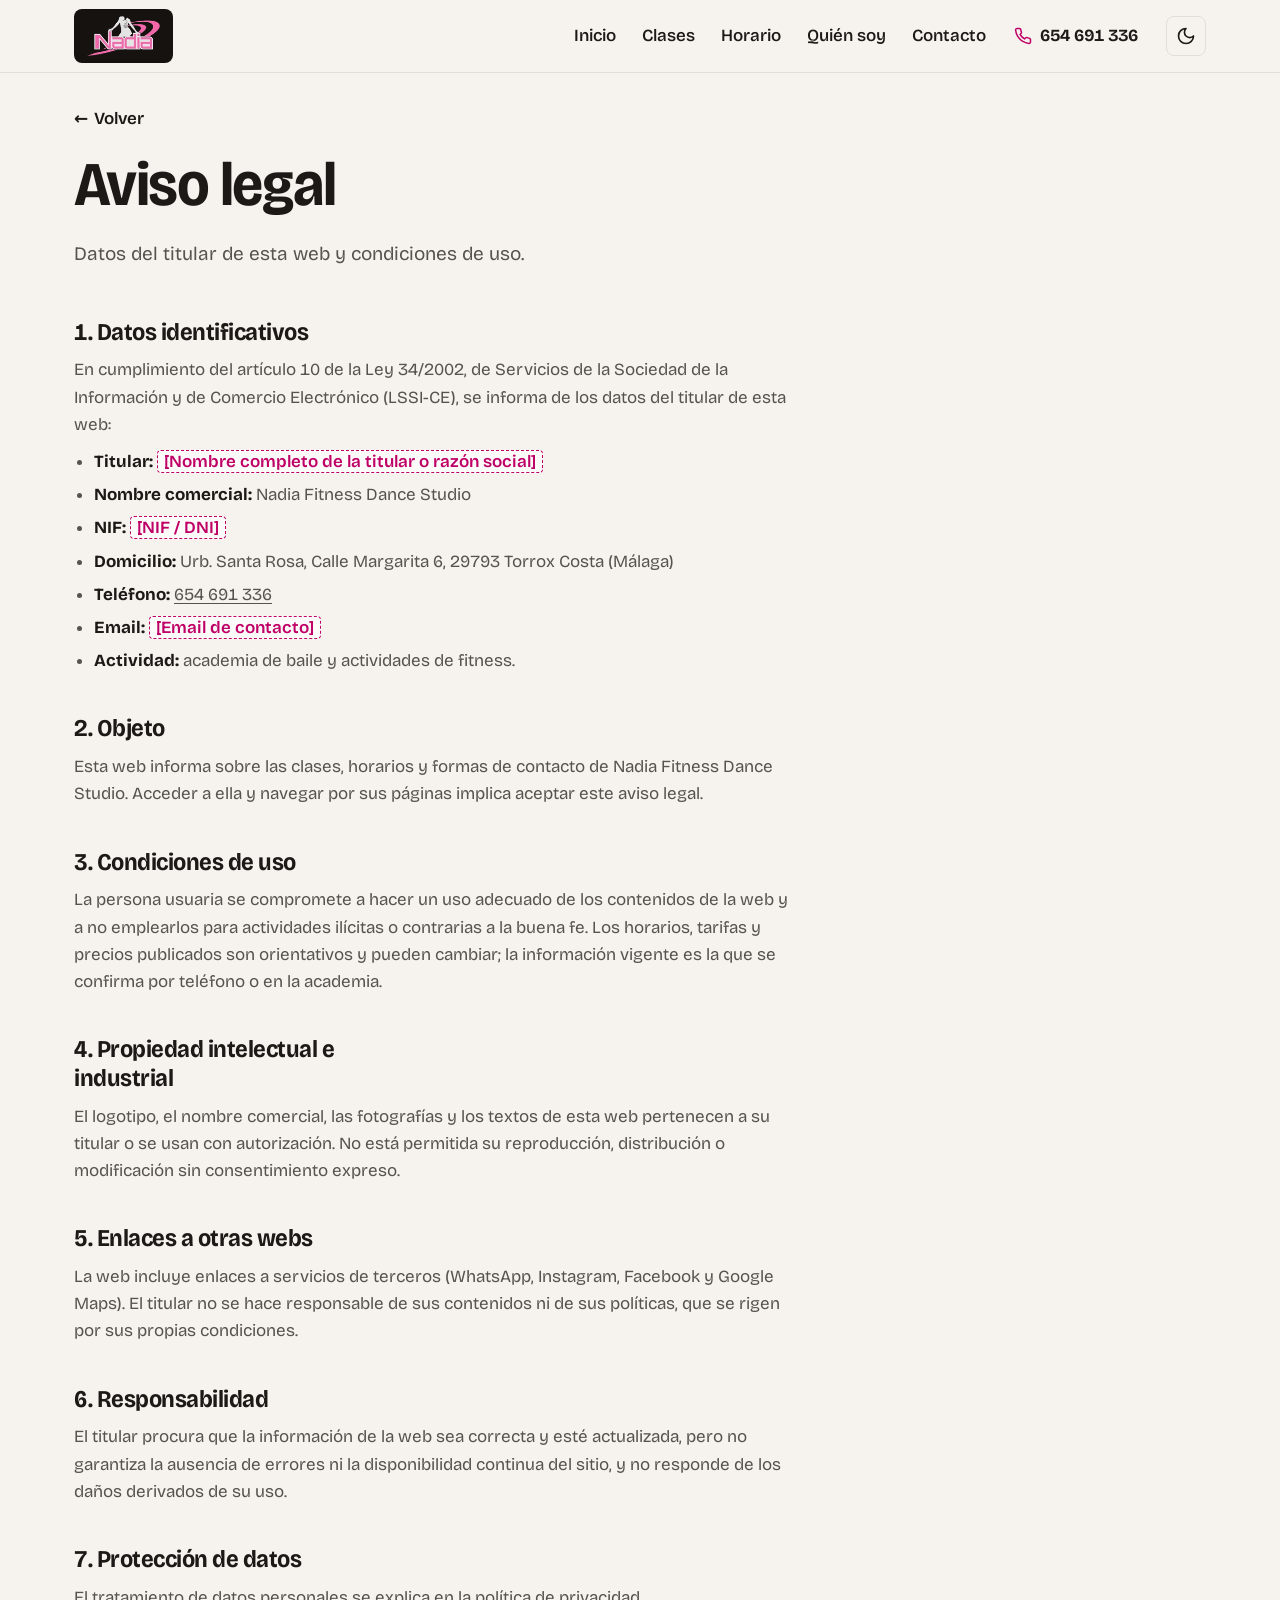
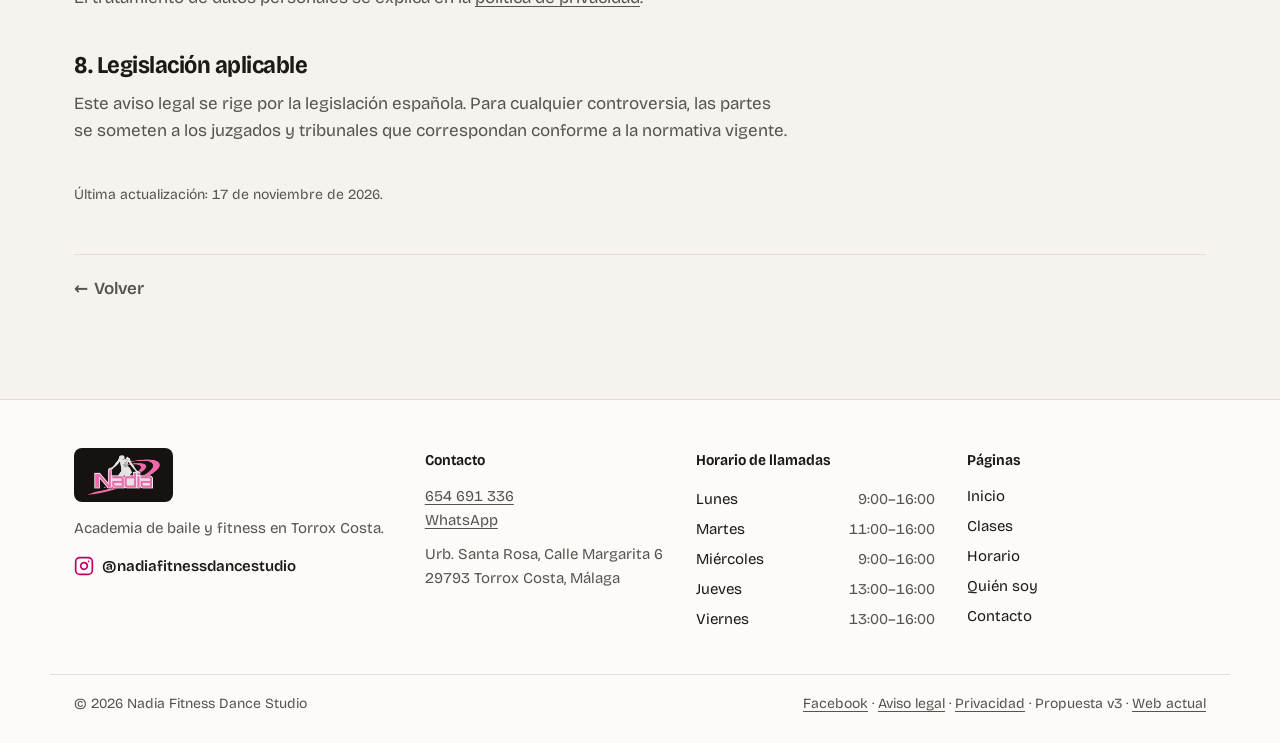
<file: aviso-legal/index.html>
<!doctype html>
<html lang="es">
<head>
<meta charset="utf-8">
<meta name="viewport" content="width=device-width, initial-scale=1">
<title>Aviso legal | Nadia Fitness Dance Studio</title>
<meta name="description" content="Datos del titular de esta web y condiciones de uso.">
<!-- Design proposal v3: kept out of search results to avoid duplicating the live site -->
<meta name="robots" content="noindex">
<meta name="theme-color" content="#F6F3EE" media="(prefers-color-scheme: light)">
<meta name="theme-color" content="#171412" media="(prefers-color-scheme: dark)">
<link rel="canonical" href="https://negimaru.github.io/nadia-fitness-v3/aviso-legal/">
<meta property="og:url" content="https://negimaru.github.io/nadia-fitness-v3/aviso-legal/">
<meta property="og:type" content="website">
<meta property="og:locale" content="es_ES">
<meta property="og:site_name" content="Nadia Fitness Dance Studio">
<meta property="og:title" content="Aviso legal | Nadia Fitness Dance Studio">
<meta property="og:description" content="Datos del titular de esta web y condiciones de uso.">
<meta property="og:image" content="https://negimaru.github.io/nadia-fitness-v3/assets/img/og-nadia-fitness.jpg">
<meta property="og:image:width" content="1200">
<meta property="og:image:height" content="630">
<meta name="twitter:card" content="summary_large_image">
<link rel="icon" href="../assets/img/favicon.svg?v=2" type="image/svg+xml">
<script>try{var t=localStorage.getItem("nf3-theme");if(t)document.documentElement.setAttribute("data-theme",t)}catch(e){}</script>
<link rel="preload" href="../assets/fonts/bricolage-grotesque-latin.woff2" as="font" type="font/woff2" crossorigin>
<link rel="stylesheet" href="../assets/css/site.css?v=13">
<script type="application/ld+json">{"@context": "https://schema.org", "@type": "SportsActivityLocation", "name": "Nadia Fitness Dance Studio", "description": "Academia de baile y fitness en Torrox Costa: grupos de dance por niveles, Fitdance, PowerHIIT y Aquafitness.", "url": "https://negimaru.github.io/nadia-fitness-v3/", "telephone": "+34654691336", "image": "https://negimaru.github.io/nadia-fitness-v3/assets/img/og-nadia-fitness.jpg", "address": {"@type": "PostalAddress", "streetAddress": "Urb. Santa Rosa, Calle Margarita 6", "postalCode": "29793", "addressLocality": "Torrox Costa", "addressRegion": "Málaga", "addressCountry": "ES"}, "geo": {"@type": "GeoCoordinates", "latitude": 36.734952643097586, "longitude": -3.973681796403784}, "hasMap": "https://maps.app.goo.gl/jp69zpacG6Zni4Du5", "areaServed": ["Torrox", "Torrox Costa", "Nerja", "Algarrobo"], "sameAs": ["https://www.instagram.com/nadiafitnessdancestudio/", "https://www.facebook.com/profile.php?id=61571423443783"], "openingHoursSpecification": [{"@type": "OpeningHoursSpecification", "dayOfWeek": ["Monday", "Tuesday", "Wednesday", "Thursday", "Friday"], "opens": "09:30", "closes": "21:30"}], "makesOffer": [{"@type": "Offer", "itemOffered": {"@type": "Service", "name": "Grupo Dance Baby", "description": "Los más pequeños de la academia se inician en el baile jugando: ritmo, coordinación y sus primeras coreografías en grupo."}}, {"@type": "Offer", "itemOffered": {"@type": "Service", "name": "Grupo Dance Intermedio", "description": "Dos grupos, Intermedio 1 e Intermedio 2, para quien ya tiene base y quiere seguir progresando en técnica y coreografía."}}, {"@type": "Offer", "itemOffered": {"@type": "Service", "name": "Grupo Dance Avanzado", "description": "Coreografías más exigentes para quien ya domina la base y quiere ir un paso más allá."}}, {"@type": "Offer", "itemOffered": {"@type": "Service", "name": "WeDance Grupo Adulto", "description": "Baile en grupo para adultos. Aprende coreografías, muévete y pásalo bien sin necesidad de experiencia previa."}}, {"@type": "Offer", "itemOffered": {"@type": "Service", "name": "Fitdance", "description": "Clase dirigida que mezcla fitness y baile: cardio a ritmo de coreografía para sudar sin darte cuenta."}}, {"@type": "Offer", "itemOffered": {"@type": "Service", "name": "PowerHIIT", "description": "Entrenamiento funcional de alta intensidad por intervalos. Tienes grupo de mañana y de tarde para encajarlo en tu semana."}}, {"@type": "Offer", "itemOffered": {"@type": "Service", "name": "Aquafitness", "description": "Ejercicio en el agua, en piscina exterior: trabajo cardiovascular y de tono muscular con bajo impacto en las articulaciones."}}]}</script>
</head>
<body>
<a class="skip" href="#main">Saltar al contenido</a>
<header class="top">
<div class="wrap top-in">
<a class="logo" href="../"><img src="../assets/img/logo-280.webp" srcset="../assets/img/logo-140.webp 140w, ../assets/img/logo-200.webp 200w, ../assets/img/logo-280.webp 280w, ../assets/img/logo-340.webp 340w, ../assets/img/logo-400.webp 400w" sizes="73px" alt="Nadia Fitness Dance Studio, inicio" width="110" height="60"></a>
<nav class="nav" aria-label="Principal">
<button class="menu" type="button" aria-expanded="false" aria-controls="menu" aria-label="Abrir menú"><svg class="i" viewBox="0 0 24 24" fill="none" stroke="currentColor" stroke-width="2" stroke-linecap="round" stroke-linejoin="round" aria-hidden="true"><line x1="4" x2="20" y1="6" y2="6"/><line x1="4" x2="20" y1="12" y2="12"/><line x1="4" x2="20" y1="18" y2="18"/></svg></button>
<ul id="menu"><li><a href="../">Inicio</a></li><li><a href="../clases/">Clases</a></li><li><a href="../horario/">Horario</a></li><li><a href="../quien-soy/">Quién soy</a></li><li><a href="../contacto/">Contacto</a></li></ul>
</nav>
<a class="top-phone" href="tel:+34654691336"><svg class="i" viewBox="0 0 24 24" fill="none" stroke="currentColor" stroke-width="2" stroke-linecap="round" stroke-linejoin="round" aria-hidden="true"><path d="M22 16.92v3a2 2 0 0 1-2.18 2 19.79 19.79 0 0 1-8.63-3.07 19.5 19.5 0 0 1-6-6 19.79 19.79 0 0 1-3.07-8.67A2 2 0 0 1 4.11 2h3a2 2 0 0 1 2 1.72 12.84 12.84 0 0 0 .7 2.81 2 2 0 0 1-.45 2.11L8.09 9.91a16 16 0 0 0 6 6l1.27-1.27a2 2 0 0 1 2.11-.45 12.84 12.84 0 0 0 2.81.7A2 2 0 0 1 22 16.92z"/></svg>654 691 336</a>
<button class="theme" type="button" aria-label="Cambiar a modo oscuro"><svg class="i i-moon" viewBox="0 0 24 24" fill="none" stroke="currentColor" stroke-width="2" stroke-linecap="round" stroke-linejoin="round" aria-hidden="true"><path d="M12 3a6 6 0 0 0 9 9 9 9 0 1 1-9-9Z"/></svg><svg class="i i-sun" viewBox="0 0 24 24" fill="none" stroke="currentColor" stroke-width="2" stroke-linecap="round" stroke-linejoin="round" aria-hidden="true"><circle cx="12" cy="12" r="4"/><path d="M12 2v2"/><path d="M12 20v2"/><path d="m4.93 4.93 1.41 1.41"/><path d="m17.66 17.66 1.41 1.41"/><path d="M2 12h2"/><path d="M20 12h2"/><path d="m6.34 17.66-1.41 1.41"/><path d="m19.07 4.93-1.41 1.41"/></svg></button>
</div>
</header>
<main id="main">
<p class="wrap back"><a class="link back-link" href="../" data-back><span aria-hidden="true">←</span> Volver</a></p>
<section class="page-hero wrap">
<h1>Aviso legal</h1>
<p class="lead">Datos del titular de esta web y condiciones de uso.</p>
</section>

<section class="sec sec-first wrap prose">
<!-- TODO: fill in the highlighted placeholders (.ph-mark) with the owner's details -->
<h2>1. Datos identificativos</h2>
<p>En cumplimiento del artículo 10 de la Ley 34/2002, de Servicios de la Sociedad de la Información y de Comercio Electrónico (LSSI-CE), se informa de los datos del titular de esta web:</p>
<ul>
<li><b>Titular:</b> <mark class="ph-mark">[Nombre completo de la titular o razón social]</mark></li>
<li><b>Nombre comercial:</b> Nadia Fitness Dance Studio</li>
<li><b>NIF:</b> <mark class="ph-mark">[NIF / DNI]</mark></li>
<li><b>Domicilio:</b> Urb. Santa Rosa, Calle Margarita 6, 29793 Torrox Costa (Málaga)</li>
<li><b>Teléfono:</b> <a href="tel:+34654691336">654 691 336</a></li>
<li><b>Email:</b> <mark class="ph-mark">[Email de contacto]</mark></li>
<li><b>Actividad:</b> academia de baile y actividades de fitness.</li>
</ul>
<h2>2. Objeto</h2>
<p>Esta web informa sobre las clases, horarios y formas de contacto de Nadia Fitness Dance Studio. Acceder a ella y navegar por sus páginas implica aceptar este aviso legal.</p>
<h2>3. Condiciones de uso</h2>
<p>La persona usuaria se compromete a hacer un uso adecuado de los contenidos de la web y a no emplearlos para actividades ilícitas o contrarias a la buena fe. Los horarios, tarifas y precios publicados son orientativos y pueden cambiar; la información vigente es la que se confirma por teléfono o en la academia.</p>
<h2>4. Propiedad intelectual e industrial</h2>
<p>El logotipo, el nombre comercial, las fotografías y los textos de esta web pertenecen a su titular o se usan con autorización. No está permitida su reproducción, distribución o modificación sin consentimiento expreso.</p>
<h2>5. Enlaces a otras webs</h2>
<p>La web incluye enlaces a servicios de terceros (WhatsApp, Instagram, Facebook y Google Maps). El titular no se hace responsable de sus contenidos ni de sus políticas, que se rigen por sus propias condiciones.</p>
<h2>6. Responsabilidad</h2>
<p>El titular procura que la información de la web sea correcta y esté actualizada, pero no garantiza la ausencia de errores ni la disponibilidad continua del sitio, y no responde de los daños derivados de su uso.</p>
<h2>7. Protección de datos</h2>
<p>El tratamiento de datos personales se explica en la <a href="../privacidad/">política de privacidad</a>.</p>
<h2>8. Legislación aplicable</h2>
<p>Este aviso legal se rige por la legislación española. Para cualquier controversia, las partes se someten a los juzgados y tribunales que correspondan conforme a la normativa vigente.</p>
<p class="small">Última actualización: 17 de noviembre de 2026.</p>
<p class="back back-end"><a class="link back-link" href="../" data-back><span aria-hidden="true">←</span> Volver</a></p>
</section>
</main>
<footer class="foot">
<div class="wrap foot-grid">
<div class="foot-brand">
<a class="logo" href="../"><img src="../assets/img/logo-280.webp" srcset="../assets/img/logo-140.webp 140w, ../assets/img/logo-200.webp 200w, ../assets/img/logo-280.webp 280w, ../assets/img/logo-340.webp 340w, ../assets/img/logo-400.webp 400w" sizes="73px" alt="Nadia Fitness Dance Studio, inicio" width="110" height="60" loading="lazy"></a>
<p>Academia de baile y fitness en Torrox Costa.</p>
<a class="foot-social" href="https://www.instagram.com/nadiafitnessdancestudio/" rel="noopener"><svg class="i" viewBox="0 0 24 24" fill="none" stroke="currentColor" stroke-width="2" stroke-linecap="round" stroke-linejoin="round" aria-hidden="true"><rect x="2" y="2" width="20" height="20" rx="5" ry="5"/><path d="M16 11.37A4 4 0 1 1 12.63 8 4 4 0 0 1 16 11.37z"/><line x1="17.5" x2="17.51" y1="6.5" y2="6.5"/></svg>@nadiafitnessdancestudio</a>
</div>
<div>
<h2 class="foot-h">Contacto</h2>
<p><a href="tel:+34654691336">654 691 336</a><br><a href="https://wa.me/34654691336?text=%C2%A1Hola!%20Quiero%20informaci%C3%B3n%20sobre%20las%20clases." target="_blank" rel="noopener">WhatsApp</a></p>
<p>Urb. Santa Rosa, Calle Margarita 6<br>29793 Torrox Costa, Málaga</p>
</div>
<div>
<h2 class="foot-h">Horario de llamadas</h2>
<ul class="foot-calls"><li><span>Lunes</span><span>9:00–16:00</span></li><li><span>Martes</span><span>11:00–16:00</span></li><li><span>Miércoles</span><span>9:00–16:00</span></li><li><span>Jueves</span><span>13:00–16:00</span></li><li><span>Viernes</span><span>13:00–16:00</span></li></ul>
</div>
<div>
<h2 class="foot-h">Páginas</h2>
<ul class="foot-nav"><li><a href="../">Inicio</a></li><li><a href="../clases/">Clases</a></li><li><a href="../horario/">Horario</a></li><li><a href="../quien-soy/">Quién soy</a></li><li><a href="../contacto/">Contacto</a></li></ul>
</div>
</div>
<div class="wrap foot-legal">
<p>© <span id="year">2026</span> Nadia Fitness Dance Studio</p>
<p><a href="https://www.facebook.com/profile.php?id=61571423443783" rel="noopener">Facebook</a> · <a href="../aviso-legal/">Aviso legal</a> · <a href="../privacidad/">Privacidad</a> · Propuesta v3 · <a href="https://negimaru.github.io/nadia-fitness/">Web actual</a></p>
</div>
</footer>
<nav class="mbar" aria-label="Contacto rápido"><a class="btn-primary" href="tel:+34654691336"><svg class="i" viewBox="0 0 24 24" fill="none" stroke="currentColor" stroke-width="2" stroke-linecap="round" stroke-linejoin="round" aria-hidden="true"><path d="M22 16.92v3a2 2 0 0 1-2.18 2 19.79 19.79 0 0 1-8.63-3.07 19.5 19.5 0 0 1-6-6 19.79 19.79 0 0 1-3.07-8.67A2 2 0 0 1 4.11 2h3a2 2 0 0 1 2 1.72 12.84 12.84 0 0 0 .7 2.81 2 2 0 0 1-.45 2.11L8.09 9.91a16 16 0 0 0 6 6l1.27-1.27a2 2 0 0 1 2.11-.45 12.84 12.84 0 0 0 2.81.7A2 2 0 0 1 22 16.92z"/></svg>Llamar</a><a class="btn" href="https://wa.me/34654691336?text=%C2%A1Hola!%20Quiero%20informaci%C3%B3n%20sobre%20las%20clases." target="_blank" rel="noopener"><svg class="i" viewBox="0 0 24 24" fill="none" stroke="currentColor" stroke-width="2" stroke-linecap="round" stroke-linejoin="round" aria-hidden="true"><path d="M7.9 20A9 9 0 1 0 4 16.1L2 22Z"/></svg>WhatsApp</a></nav>
<script src="../assets/js/site.js?v=6" defer></script>
</body>
</html>
</file>
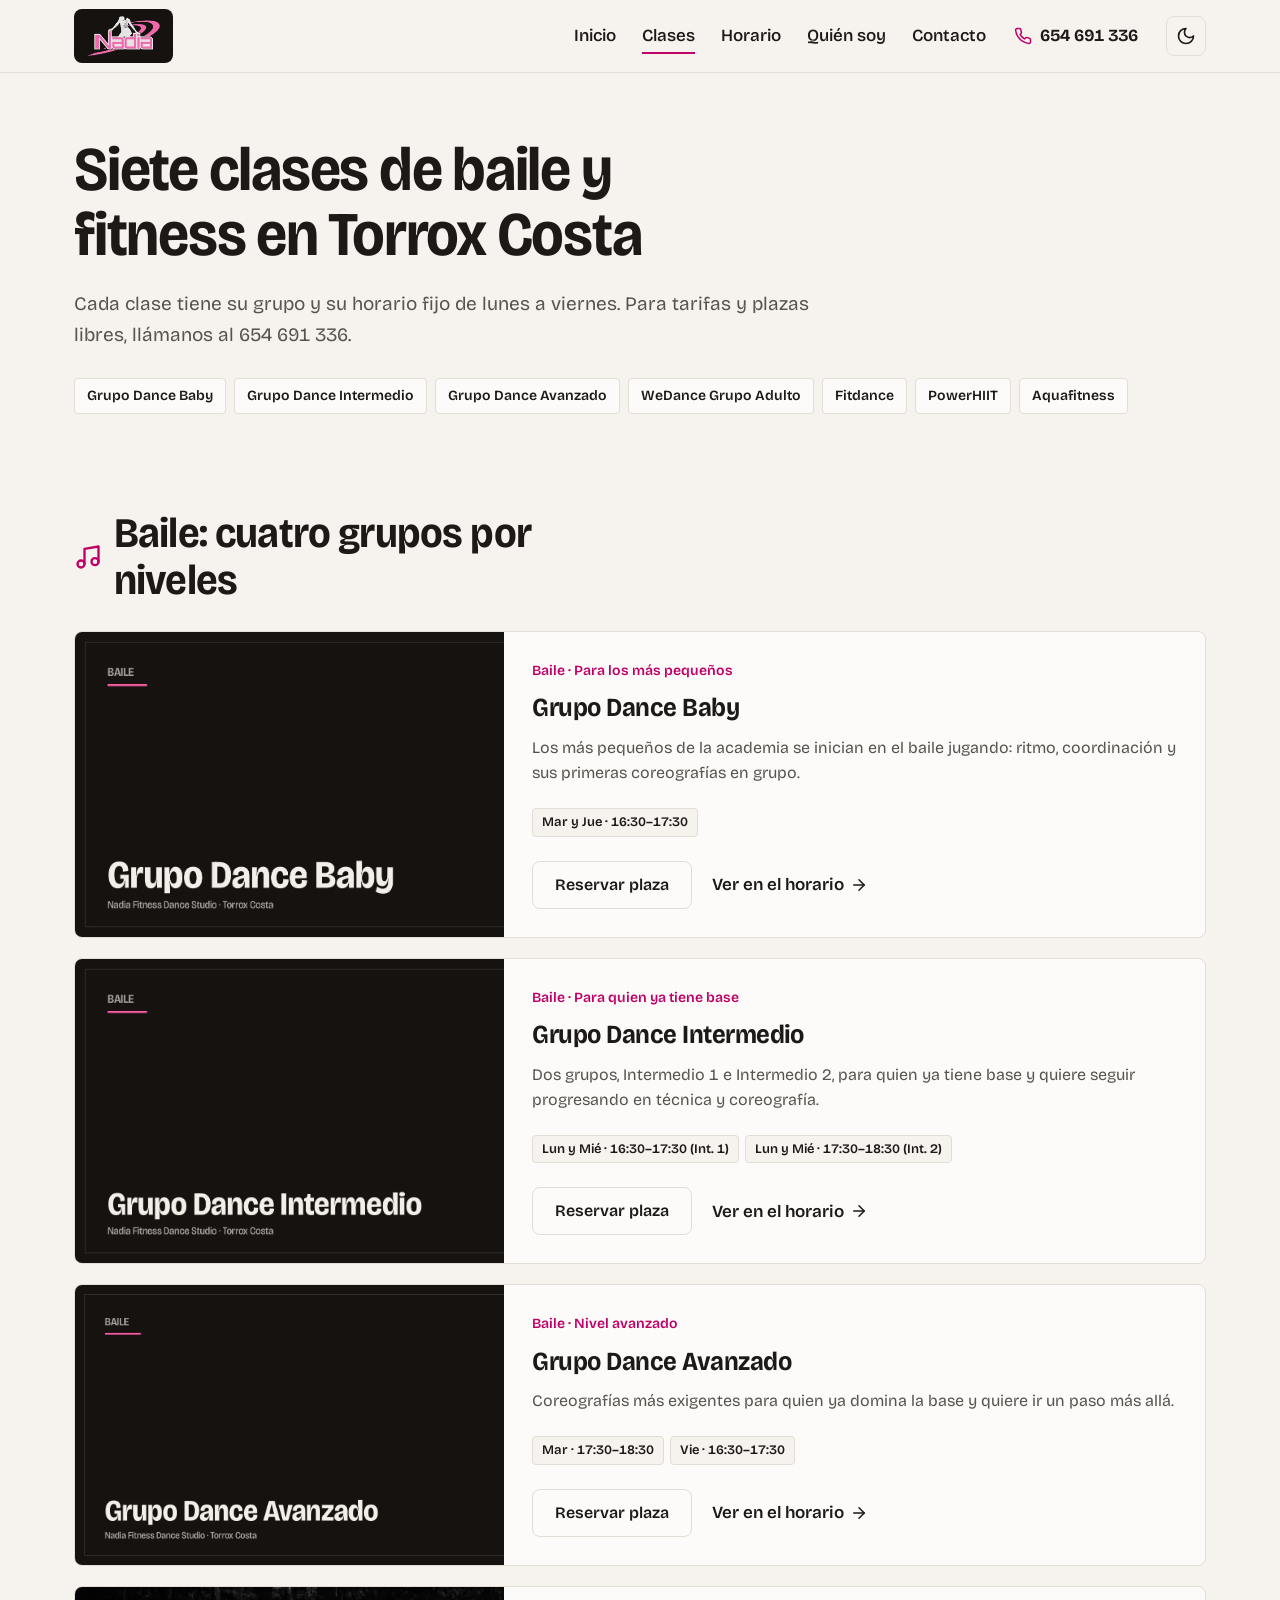
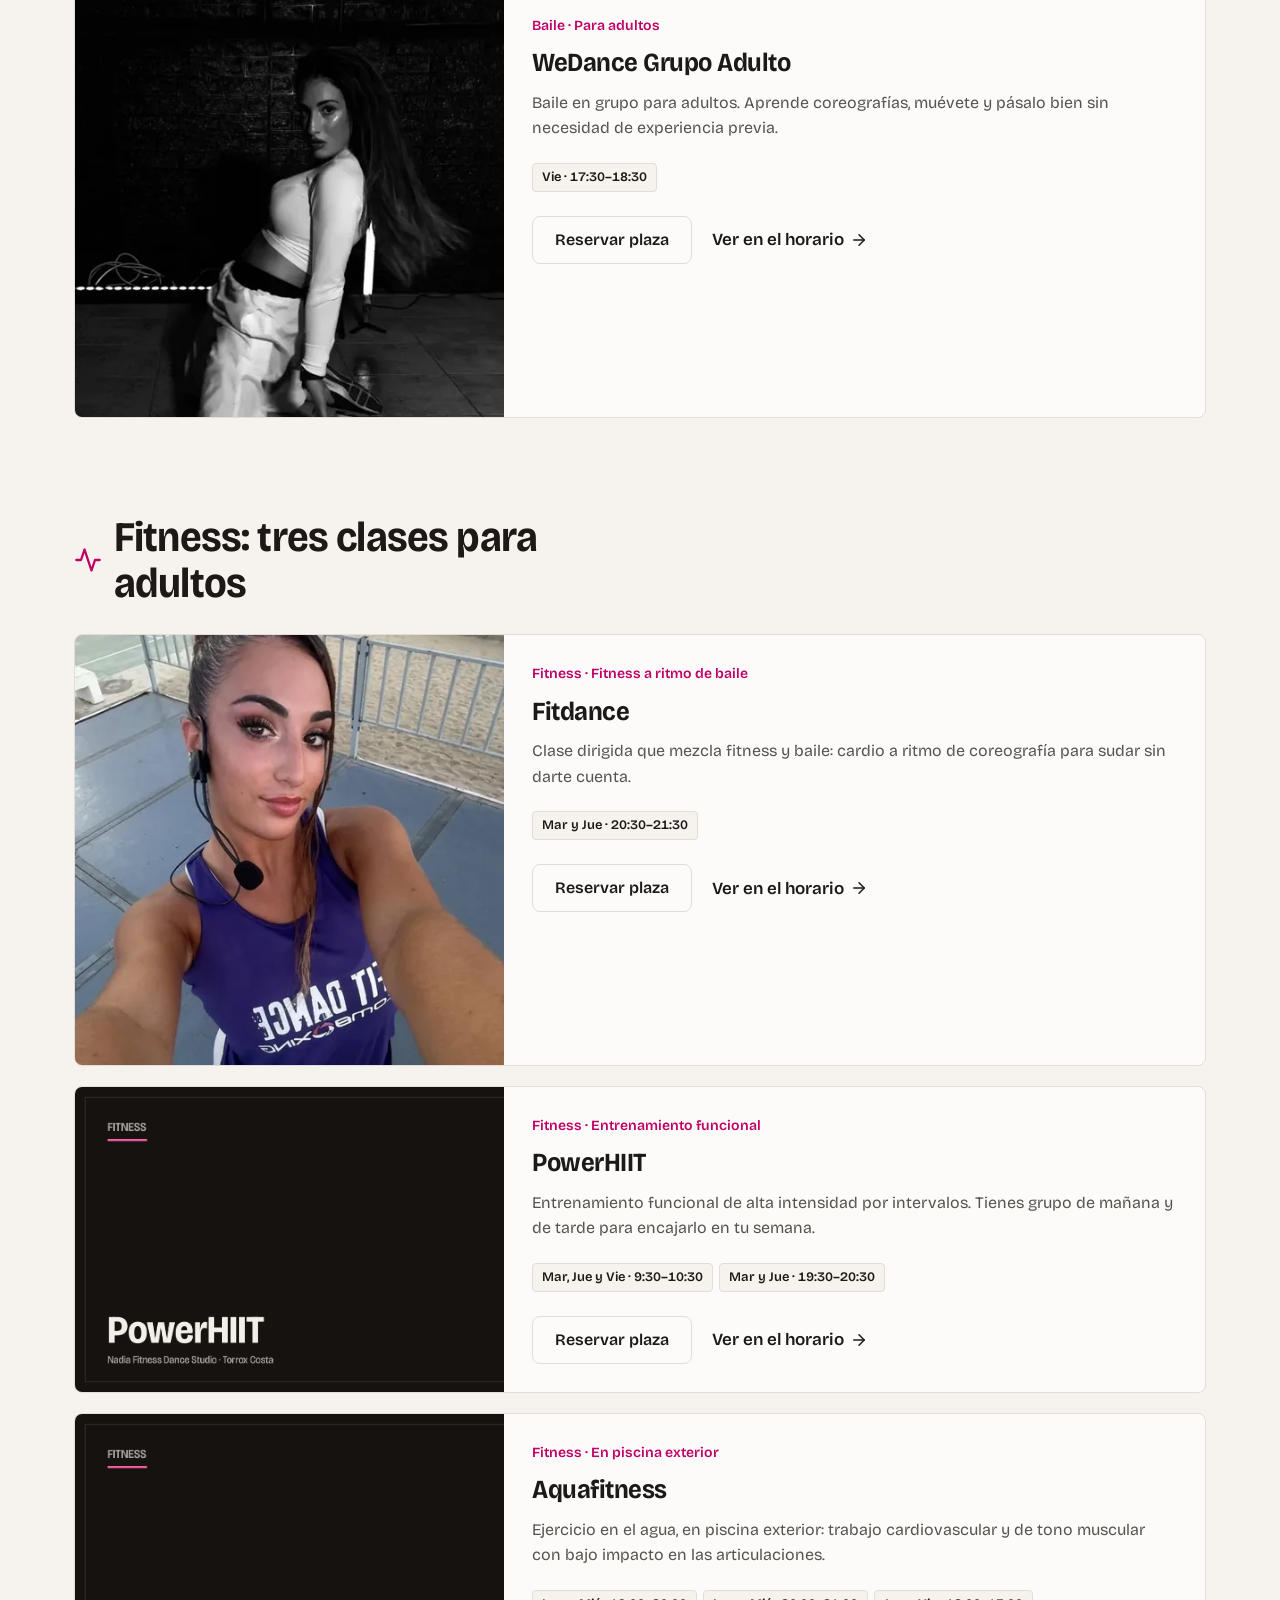
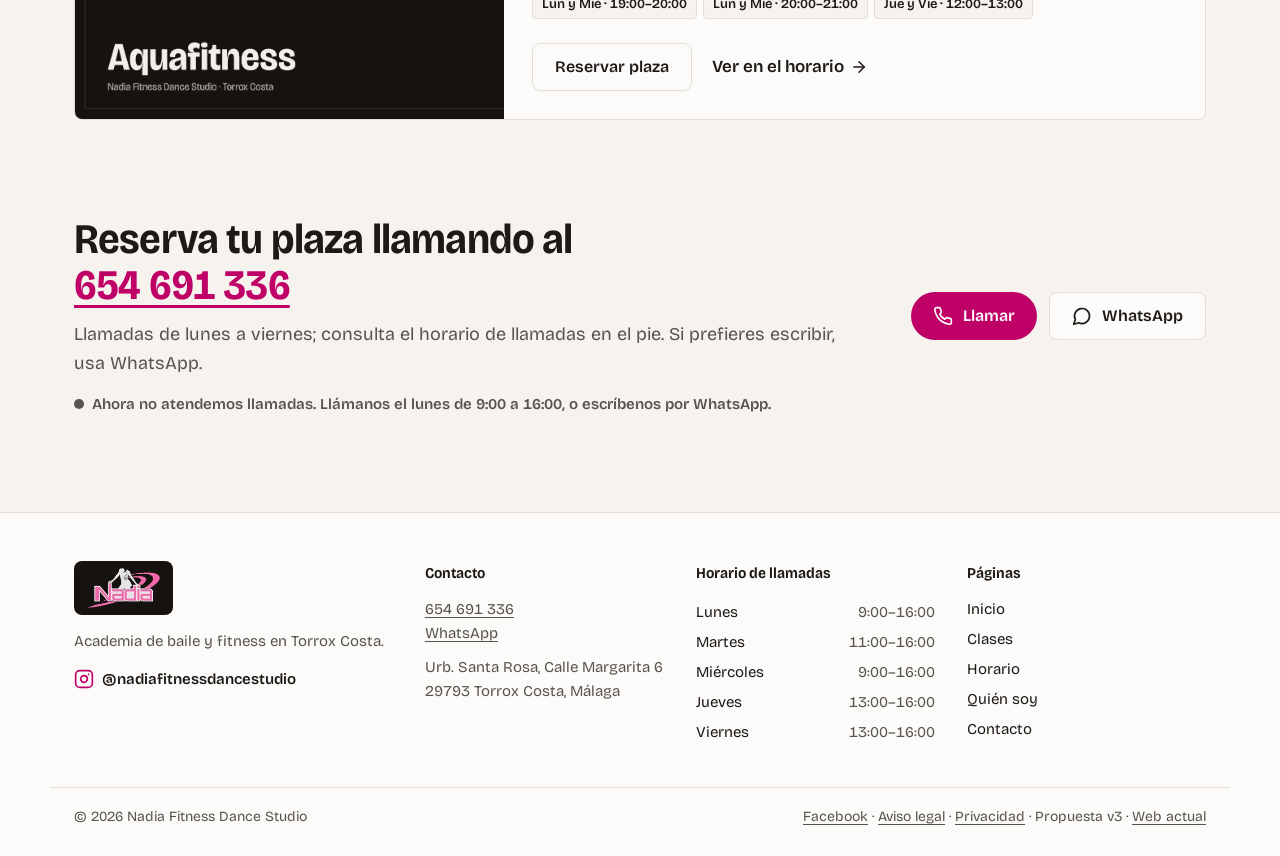
<file: clases/index.html>
<!doctype html>
<html lang="es">
<head>
<meta charset="utf-8">
<meta name="viewport" content="width=device-width, initial-scale=1">
<title>Clases de baile y fitness en Torrox Costa · Nadia Fitness</title>
<meta name="description" content="Grupo Dance Baby, Intermedio, Avanzado y Adultos, Fitdance, PowerHIIT y Aquafitness en Torrox Costa. Horarios y reservas en el 654 691 336.">
<!-- Design proposal v3: kept out of search results to avoid duplicating the live site -->
<meta name="robots" content="noindex">
<meta name="theme-color" content="#F6F3EE" media="(prefers-color-scheme: light)">
<meta name="theme-color" content="#171412" media="(prefers-color-scheme: dark)">
<link rel="canonical" href="https://negimaru.github.io/nadia-fitness-v3/clases/">
<meta property="og:url" content="https://negimaru.github.io/nadia-fitness-v3/clases/">
<meta property="og:type" content="website">
<meta property="og:locale" content="es_ES">
<meta property="og:site_name" content="Nadia Fitness Dance Studio">
<meta property="og:title" content="Clases de baile y fitness en Torrox Costa · Nadia Fitness">
<meta property="og:description" content="Grupo Dance Baby, Intermedio, Avanzado y Adultos, Fitdance, PowerHIIT y Aquafitness en Torrox Costa. Horarios y reservas en el 654 691 336.">
<meta property="og:image" content="https://negimaru.github.io/nadia-fitness-v3/assets/img/og-nadia-fitness.jpg">
<meta property="og:image:width" content="1200">
<meta property="og:image:height" content="630">
<meta name="twitter:card" content="summary_large_image">
<link rel="icon" href="../assets/img/favicon.svg?v=2" type="image/svg+xml">
<script>try{var t=localStorage.getItem("nf3-theme");if(t)document.documentElement.setAttribute("data-theme",t)}catch(e){}</script>
<link rel="preload" href="../assets/fonts/bricolage-grotesque-latin.woff2" as="font" type="font/woff2" crossorigin>
<link rel="stylesheet" href="../assets/css/site.css?v=13">
<script type="application/ld+json">{"@context": "https://schema.org", "@type": "SportsActivityLocation", "name": "Nadia Fitness Dance Studio", "description": "Academia de baile y fitness en Torrox Costa: grupos de dance por niveles, Fitdance, PowerHIIT y Aquafitness.", "url": "https://negimaru.github.io/nadia-fitness-v3/", "telephone": "+34654691336", "image": "https://negimaru.github.io/nadia-fitness-v3/assets/img/og-nadia-fitness.jpg", "address": {"@type": "PostalAddress", "streetAddress": "Urb. Santa Rosa, Calle Margarita 6", "postalCode": "29793", "addressLocality": "Torrox Costa", "addressRegion": "Málaga", "addressCountry": "ES"}, "geo": {"@type": "GeoCoordinates", "latitude": 36.734952643097586, "longitude": -3.973681796403784}, "hasMap": "https://maps.app.goo.gl/jp69zpacG6Zni4Du5", "areaServed": ["Torrox", "Torrox Costa", "Nerja", "Algarrobo"], "sameAs": ["https://www.instagram.com/nadiafitnessdancestudio/", "https://www.facebook.com/profile.php?id=61571423443783"], "openingHoursSpecification": [{"@type": "OpeningHoursSpecification", "dayOfWeek": ["Monday", "Tuesday", "Wednesday", "Thursday", "Friday"], "opens": "09:30", "closes": "21:30"}], "makesOffer": [{"@type": "Offer", "itemOffered": {"@type": "Service", "name": "Grupo Dance Baby", "description": "Los más pequeños de la academia se inician en el baile jugando: ritmo, coordinación y sus primeras coreografías en grupo."}}, {"@type": "Offer", "itemOffered": {"@type": "Service", "name": "Grupo Dance Intermedio", "description": "Dos grupos, Intermedio 1 e Intermedio 2, para quien ya tiene base y quiere seguir progresando en técnica y coreografía."}}, {"@type": "Offer", "itemOffered": {"@type": "Service", "name": "Grupo Dance Avanzado", "description": "Coreografías más exigentes para quien ya domina la base y quiere ir un paso más allá."}}, {"@type": "Offer", "itemOffered": {"@type": "Service", "name": "WeDance Grupo Adulto", "description": "Baile en grupo para adultos. Aprende coreografías, muévete y pásalo bien sin necesidad de experiencia previa."}}, {"@type": "Offer", "itemOffered": {"@type": "Service", "name": "Fitdance", "description": "Clase dirigida que mezcla fitness y baile: cardio a ritmo de coreografía para sudar sin darte cuenta."}}, {"@type": "Offer", "itemOffered": {"@type": "Service", "name": "PowerHIIT", "description": "Entrenamiento funcional de alta intensidad por intervalos. Tienes grupo de mañana y de tarde para encajarlo en tu semana."}}, {"@type": "Offer", "itemOffered": {"@type": "Service", "name": "Aquafitness", "description": "Ejercicio en el agua, en piscina exterior: trabajo cardiovascular y de tono muscular con bajo impacto en las articulaciones."}}]}</script>
</head>
<body>
<a class="skip" href="#main">Saltar al contenido</a>
<header class="top">
<div class="wrap top-in">
<a class="logo" href="../"><img src="../assets/img/logo-280.webp" srcset="../assets/img/logo-140.webp 140w, ../assets/img/logo-200.webp 200w, ../assets/img/logo-280.webp 280w, ../assets/img/logo-340.webp 340w, ../assets/img/logo-400.webp 400w" sizes="73px" alt="Nadia Fitness Dance Studio, inicio" width="110" height="60"></a>
<nav class="nav" aria-label="Principal">
<button class="menu" type="button" aria-expanded="false" aria-controls="menu" aria-label="Abrir menú"><svg class="i" viewBox="0 0 24 24" fill="none" stroke="currentColor" stroke-width="2" stroke-linecap="round" stroke-linejoin="round" aria-hidden="true"><line x1="4" x2="20" y1="6" y2="6"/><line x1="4" x2="20" y1="12" y2="12"/><line x1="4" x2="20" y1="18" y2="18"/></svg></button>
<ul id="menu"><li><a href="../">Inicio</a></li><li><a href="../clases/" aria-current="page">Clases</a></li><li><a href="../horario/">Horario</a></li><li><a href="../quien-soy/">Quién soy</a></li><li><a href="../contacto/">Contacto</a></li></ul>
</nav>
<a class="top-phone" href="tel:+34654691336"><svg class="i" viewBox="0 0 24 24" fill="none" stroke="currentColor" stroke-width="2" stroke-linecap="round" stroke-linejoin="round" aria-hidden="true"><path d="M22 16.92v3a2 2 0 0 1-2.18 2 19.79 19.79 0 0 1-8.63-3.07 19.5 19.5 0 0 1-6-6 19.79 19.79 0 0 1-3.07-8.67A2 2 0 0 1 4.11 2h3a2 2 0 0 1 2 1.72 12.84 12.84 0 0 0 .7 2.81 2 2 0 0 1-.45 2.11L8.09 9.91a16 16 0 0 0 6 6l1.27-1.27a2 2 0 0 1 2.11-.45 12.84 12.84 0 0 0 2.81.7A2 2 0 0 1 22 16.92z"/></svg>654 691 336</a>
<button class="theme" type="button" aria-label="Cambiar a modo oscuro"><svg class="i i-moon" viewBox="0 0 24 24" fill="none" stroke="currentColor" stroke-width="2" stroke-linecap="round" stroke-linejoin="round" aria-hidden="true"><path d="M12 3a6 6 0 0 0 9 9 9 9 0 1 1-9-9Z"/></svg><svg class="i i-sun" viewBox="0 0 24 24" fill="none" stroke="currentColor" stroke-width="2" stroke-linecap="round" stroke-linejoin="round" aria-hidden="true"><circle cx="12" cy="12" r="4"/><path d="M12 2v2"/><path d="M12 20v2"/><path d="m4.93 4.93 1.41 1.41"/><path d="m17.66 17.66 1.41 1.41"/><path d="M2 12h2"/><path d="M20 12h2"/><path d="m6.34 17.66-1.41 1.41"/><path d="m19.07 4.93-1.41 1.41"/></svg></button>
</div>
</header>
<main id="main">
<section class="page-hero wrap">
<h1>Siete clases de baile y fitness en Torrox Costa</h1>
<p class="lead">Cada clase tiene su grupo y su horario fijo de lunes a viernes. Para tarifas y plazas libres, llámanos al 654 691 336.</p>
</section>

<nav class="wrap jump" aria-label="Ir a una clase"><ul><li><a href="#dance-baby">Grupo Dance Baby</a></li><li><a href="#dance-intermedio">Grupo Dance Intermedio</a></li><li><a href="#dance-avanzado">Grupo Dance Avanzado</a></li><li><a href="#wedance-adultos">WeDance Grupo Adulto</a></li><li><a href="#fitdance">Fitdance</a></li><li><a href="#powerhiit">PowerHIIT</a></li><li><a href="#aquafitness">Aquafitness</a></li></ul></nav>
<section class="sec wrap" aria-labelledby="baile-h">
<h2 id="baile-h"><svg class="i" viewBox="0 0 24 24" fill="none" stroke="currentColor" stroke-width="2" stroke-linecap="round" stroke-linejoin="round" aria-hidden="true"><path d="M9 18V5l12-2v13"/><circle cx="6" cy="18" r="3"/><circle cx="18" cy="16" r="3"/></svg>Baile: cuatro grupos por niveles</h2>
<div class="cards cards-detail"><article class="card card-detail" id="dance-baby">
<img class="media media-placeholder" src="../assets/img/clases/dance-baby.webp?v=1" alt="" width="1200" height="750" loading="lazy"><!-- TODO: real photo → overwrite assets/img/clases/dance-baby.webp -->
<div class="card-body">
<p class="who">Baile · Para los más pequeños</p>
<h3>Grupo Dance Baby</h3>
<p>Los más pequeños de la academia se inician en el baile jugando: ritmo, coordinación y sus primeras coreografías en grupo.</p>
<ul class="when"><li>Mar y Jue · 16:30–17:30</li></ul>
<div class="card-actions"><a class="btn" href="../contacto/">Reservar plaza</a><a class="link" href="../horario/">Ver en el horario<svg class="i i-arrow" viewBox="0 0 24 24" fill="none" stroke="currentColor" stroke-width="2" stroke-linecap="round" stroke-linejoin="round" aria-hidden="true"><path d="M5 12h14"/><path d="m12 5 7 7-7 7"/></svg></a></div>
</div>
</article><article class="card card-detail" id="dance-intermedio">
<img class="media media-placeholder" src="../assets/img/clases/dance-intermedio.webp?v=1" alt="" width="1200" height="750" loading="lazy"><!-- TODO: real photo → overwrite assets/img/clases/dance-intermedio.webp -->
<div class="card-body">
<p class="who">Baile · Para quien ya tiene base</p>
<h3>Grupo Dance Intermedio</h3>
<p>Dos grupos, Intermedio 1 e Intermedio 2, para quien ya tiene base y quiere seguir progresando en técnica y coreografía.</p>
<ul class="when"><li>Lun y Mié · 16:30–17:30 (Int. 1)</li><li>Lun y Mié · 17:30–18:30 (Int. 2)</li></ul>
<div class="card-actions"><a class="btn" href="../contacto/">Reservar plaza</a><a class="link" href="../horario/">Ver en el horario<svg class="i i-arrow" viewBox="0 0 24 24" fill="none" stroke="currentColor" stroke-width="2" stroke-linecap="round" stroke-linejoin="round" aria-hidden="true"><path d="M5 12h14"/><path d="m12 5 7 7-7 7"/></svg></a></div>
</div>
</article><article class="card card-detail" id="dance-avanzado">
<img class="media media-placeholder" src="../assets/img/clases/dance-avanzado.webp?v=1" alt="" width="1200" height="750" loading="lazy"><!-- TODO: real photo → overwrite assets/img/clases/dance-avanzado.webp -->
<div class="card-body">
<p class="who">Baile · Nivel avanzado</p>
<h3>Grupo Dance Avanzado</h3>
<p>Coreografías más exigentes para quien ya domina la base y quiere ir un paso más allá.</p>
<ul class="when"><li>Mar · 17:30–18:30</li><li>Vie · 16:30–17:30</li></ul>
<div class="card-actions"><a class="btn" href="../contacto/">Reservar plaza</a><a class="link" href="../horario/">Ver en el horario<svg class="i i-arrow" viewBox="0 0 24 24" fill="none" stroke="currentColor" stroke-width="2" stroke-linecap="round" stroke-linejoin="round" aria-hidden="true"><path d="M5 12h14"/><path d="m12 5 7 7-7 7"/></svg></a></div>
</div>
</article><article class="card card-detail" id="wedance-adultos">
<img class="media" src="../assets/img/bailarina.webp" srcset="../assets/img/bailarina-480.webp 480w, ../assets/img/bailarina.webp 840w" sizes="(max-width: 860px) 100vw, 33vw" alt="Bailarina en plena coreografía" width="840" height="840" loading="lazy">
<div class="card-body">
<p class="who">Baile · Para adultos</p>
<h3>WeDance Grupo Adulto</h3>
<p>Baile en grupo para adultos. Aprende coreografías, muévete y pásalo bien sin necesidad de experiencia previa.</p>
<ul class="when"><li>Vie · 17:30–18:30</li></ul>
<div class="card-actions"><a class="btn" href="../contacto/">Reservar plaza</a><a class="link" href="../horario/">Ver en el horario<svg class="i i-arrow" viewBox="0 0 24 24" fill="none" stroke="currentColor" stroke-width="2" stroke-linecap="round" stroke-linejoin="round" aria-hidden="true"><path d="M5 12h14"/><path d="m12 5 7 7-7 7"/></svg></a></div>
</div>
</article></div>
</section>
<section class="sec wrap" aria-labelledby="fitness-h">
<h2 id="fitness-h"><svg class="i" viewBox="0 0 24 24" fill="none" stroke="currentColor" stroke-width="2" stroke-linecap="round" stroke-linejoin="round" aria-hidden="true"><polyline points="22 12 18 12 15 21 9 3 6 12 2 12"/></svg>Fitness: tres clases para adultos</h2>
<div class="cards cards-detail"><article class="card card-detail" id="fitdance">
<img class="media" src="../assets/img/monitora-fitdance.webp" srcset="../assets/img/monitora-fitdance-480.webp 480w, ../assets/img/monitora-fitdance.webp 840w" sizes="(max-width: 860px) 100vw, 33vw" alt="Nadia, monitora de Fitdance, con micrófono" width="840" height="840" loading="lazy">
<div class="card-body">
<p class="who">Fitness · Fitness a ritmo de baile</p>
<h3>Fitdance</h3>
<p>Clase dirigida que mezcla fitness y baile: cardio a ritmo de coreografía para sudar sin darte cuenta.</p>
<ul class="when"><li>Mar y Jue · 20:30–21:30</li></ul>
<div class="card-actions"><a class="btn" href="../contacto/">Reservar plaza</a><a class="link" href="../horario/">Ver en el horario<svg class="i i-arrow" viewBox="0 0 24 24" fill="none" stroke="currentColor" stroke-width="2" stroke-linecap="round" stroke-linejoin="round" aria-hidden="true"><path d="M5 12h14"/><path d="m12 5 7 7-7 7"/></svg></a></div>
</div>
</article><article class="card card-detail" id="powerhiit">
<img class="media media-placeholder" src="../assets/img/clases/powerhiit.webp?v=1" alt="" width="1200" height="750" loading="lazy"><!-- TODO: real photo → overwrite assets/img/clases/powerhiit.webp -->
<div class="card-body">
<p class="who">Fitness · Entrenamiento funcional</p>
<h3>PowerHIIT</h3>
<p>Entrenamiento funcional de alta intensidad por intervalos. Tienes grupo de mañana y de tarde para encajarlo en tu semana.</p>
<ul class="when"><li>Mar, Jue y Vie · 9:30–10:30</li><li>Mar y Jue · 19:30–20:30</li></ul>
<div class="card-actions"><a class="btn" href="../contacto/">Reservar plaza</a><a class="link" href="../horario/">Ver en el horario<svg class="i i-arrow" viewBox="0 0 24 24" fill="none" stroke="currentColor" stroke-width="2" stroke-linecap="round" stroke-linejoin="round" aria-hidden="true"><path d="M5 12h14"/><path d="m12 5 7 7-7 7"/></svg></a></div>
</div>
</article><article class="card card-detail" id="aquafitness">
<img class="media media-placeholder" src="../assets/img/clases/aquafitness.webp?v=1" alt="" width="1200" height="750" loading="lazy"><!-- TODO: real photo → overwrite assets/img/clases/aquafitness.webp -->
<div class="card-body">
<p class="who">Fitness · En piscina exterior</p>
<h3>Aquafitness</h3>
<p>Ejercicio en el agua, en piscina exterior: trabajo cardiovascular y de tono muscular con bajo impacto en las articulaciones.</p>
<ul class="when"><li>Lun y Mié · 19:00–20:00</li><li>Lun y Mié · 20:00–21:00</li><li>Jue y Vie · 12:00–13:00</li></ul>
<div class="card-actions"><a class="btn" href="../contacto/">Reservar plaza</a><a class="link" href="../horario/">Ver en el horario<svg class="i i-arrow" viewBox="0 0 24 24" fill="none" stroke="currentColor" stroke-width="2" stroke-linecap="round" stroke-linejoin="round" aria-hidden="true"><path d="M5 12h14"/><path d="m12 5 7 7-7 7"/></svg></a></div>
</div>
</article></div>
</section>
<section class="sec wrap band" aria-labelledby="band-h">
<div>
<h2 id="band-h">Reserva tu plaza llamando al <a href="tel:+34654691336">654 691 336</a></h2>
<p class="intro">Llamadas de lunes a viernes; consulta el horario de llamadas en el pie. Si prefieres escribir, usa WhatsApp.</p>
<p class="call-status" data-call-status data-hours="[[&quot;Lunes&quot;, &quot;9:00–16:00&quot;], [&quot;Martes&quot;, &quot;11:00–16:00&quot;], [&quot;Miércoles&quot;, &quot;9:00–16:00&quot;], [&quot;Jueves&quot;, &quot;13:00–16:00&quot;], [&quot;Viernes&quot;, &quot;13:00–16:00&quot;]]"></p>
</div>
<div class="band-actions"><a class="btn-primary" href="tel:+34654691336"><svg class="i" viewBox="0 0 24 24" fill="none" stroke="currentColor" stroke-width="2" stroke-linecap="round" stroke-linejoin="round" aria-hidden="true"><path d="M22 16.92v3a2 2 0 0 1-2.18 2 19.79 19.79 0 0 1-8.63-3.07 19.5 19.5 0 0 1-6-6 19.79 19.79 0 0 1-3.07-8.67A2 2 0 0 1 4.11 2h3a2 2 0 0 1 2 1.72 12.84 12.84 0 0 0 .7 2.81 2 2 0 0 1-.45 2.11L8.09 9.91a16 16 0 0 0 6 6l1.27-1.27a2 2 0 0 1 2.11-.45 12.84 12.84 0 0 0 2.81.7A2 2 0 0 1 22 16.92z"/></svg>Llamar</a><a class="btn" href="https://wa.me/34654691336?text=%C2%A1Hola!%20Quiero%20informaci%C3%B3n%20sobre%20las%20clases." target="_blank" rel="noopener"><svg class="i" viewBox="0 0 24 24" fill="none" stroke="currentColor" stroke-width="2" stroke-linecap="round" stroke-linejoin="round" aria-hidden="true"><path d="M7.9 20A9 9 0 1 0 4 16.1L2 22Z"/></svg>WhatsApp</a></div>
</section>
</main>
<footer class="foot">
<div class="wrap foot-grid">
<div class="foot-brand">
<a class="logo" href="../"><img src="../assets/img/logo-280.webp" srcset="../assets/img/logo-140.webp 140w, ../assets/img/logo-200.webp 200w, ../assets/img/logo-280.webp 280w, ../assets/img/logo-340.webp 340w, ../assets/img/logo-400.webp 400w" sizes="73px" alt="Nadia Fitness Dance Studio, inicio" width="110" height="60" loading="lazy"></a>
<p>Academia de baile y fitness en Torrox Costa.</p>
<a class="foot-social" href="https://www.instagram.com/nadiafitnessdancestudio/" rel="noopener"><svg class="i" viewBox="0 0 24 24" fill="none" stroke="currentColor" stroke-width="2" stroke-linecap="round" stroke-linejoin="round" aria-hidden="true"><rect x="2" y="2" width="20" height="20" rx="5" ry="5"/><path d="M16 11.37A4 4 0 1 1 12.63 8 4 4 0 0 1 16 11.37z"/><line x1="17.5" x2="17.51" y1="6.5" y2="6.5"/></svg>@nadiafitnessdancestudio</a>
</div>
<div>
<h2 class="foot-h">Contacto</h2>
<p><a href="tel:+34654691336">654 691 336</a><br><a href="https://wa.me/34654691336?text=%C2%A1Hola!%20Quiero%20informaci%C3%B3n%20sobre%20las%20clases." target="_blank" rel="noopener">WhatsApp</a></p>
<p>Urb. Santa Rosa, Calle Margarita 6<br>29793 Torrox Costa, Málaga</p>
</div>
<div>
<h2 class="foot-h">Horario de llamadas</h2>
<ul class="foot-calls"><li><span>Lunes</span><span>9:00–16:00</span></li><li><span>Martes</span><span>11:00–16:00</span></li><li><span>Miércoles</span><span>9:00–16:00</span></li><li><span>Jueves</span><span>13:00–16:00</span></li><li><span>Viernes</span><span>13:00–16:00</span></li></ul>
</div>
<div>
<h2 class="foot-h">Páginas</h2>
<ul class="foot-nav"><li><a href="../">Inicio</a></li><li><a href="../clases/">Clases</a></li><li><a href="../horario/">Horario</a></li><li><a href="../quien-soy/">Quién soy</a></li><li><a href="../contacto/">Contacto</a></li></ul>
</div>
</div>
<div class="wrap foot-legal">
<p>© <span id="year">2026</span> Nadia Fitness Dance Studio</p>
<p><a href="https://www.facebook.com/profile.php?id=61571423443783" rel="noopener">Facebook</a> · <a href="../aviso-legal/">Aviso legal</a> · <a href="../privacidad/">Privacidad</a> · Propuesta v3 · <a href="https://negimaru.github.io/nadia-fitness/">Web actual</a></p>
</div>
</footer>
<nav class="mbar" aria-label="Contacto rápido"><a class="btn-primary" href="tel:+34654691336"><svg class="i" viewBox="0 0 24 24" fill="none" stroke="currentColor" stroke-width="2" stroke-linecap="round" stroke-linejoin="round" aria-hidden="true"><path d="M22 16.92v3a2 2 0 0 1-2.18 2 19.79 19.79 0 0 1-8.63-3.07 19.5 19.5 0 0 1-6-6 19.79 19.79 0 0 1-3.07-8.67A2 2 0 0 1 4.11 2h3a2 2 0 0 1 2 1.72 12.84 12.84 0 0 0 .7 2.81 2 2 0 0 1-.45 2.11L8.09 9.91a16 16 0 0 0 6 6l1.27-1.27a2 2 0 0 1 2.11-.45 12.84 12.84 0 0 0 2.81.7A2 2 0 0 1 22 16.92z"/></svg>Llamar</a><a class="btn" href="https://wa.me/34654691336?text=%C2%A1Hola!%20Quiero%20informaci%C3%B3n%20sobre%20las%20clases." target="_blank" rel="noopener"><svg class="i" viewBox="0 0 24 24" fill="none" stroke="currentColor" stroke-width="2" stroke-linecap="round" stroke-linejoin="round" aria-hidden="true"><path d="M7.9 20A9 9 0 1 0 4 16.1L2 22Z"/></svg>WhatsApp</a></nav>
<script src="../assets/js/site.js?v=6" defer></script>
</body>
</html>
</file>
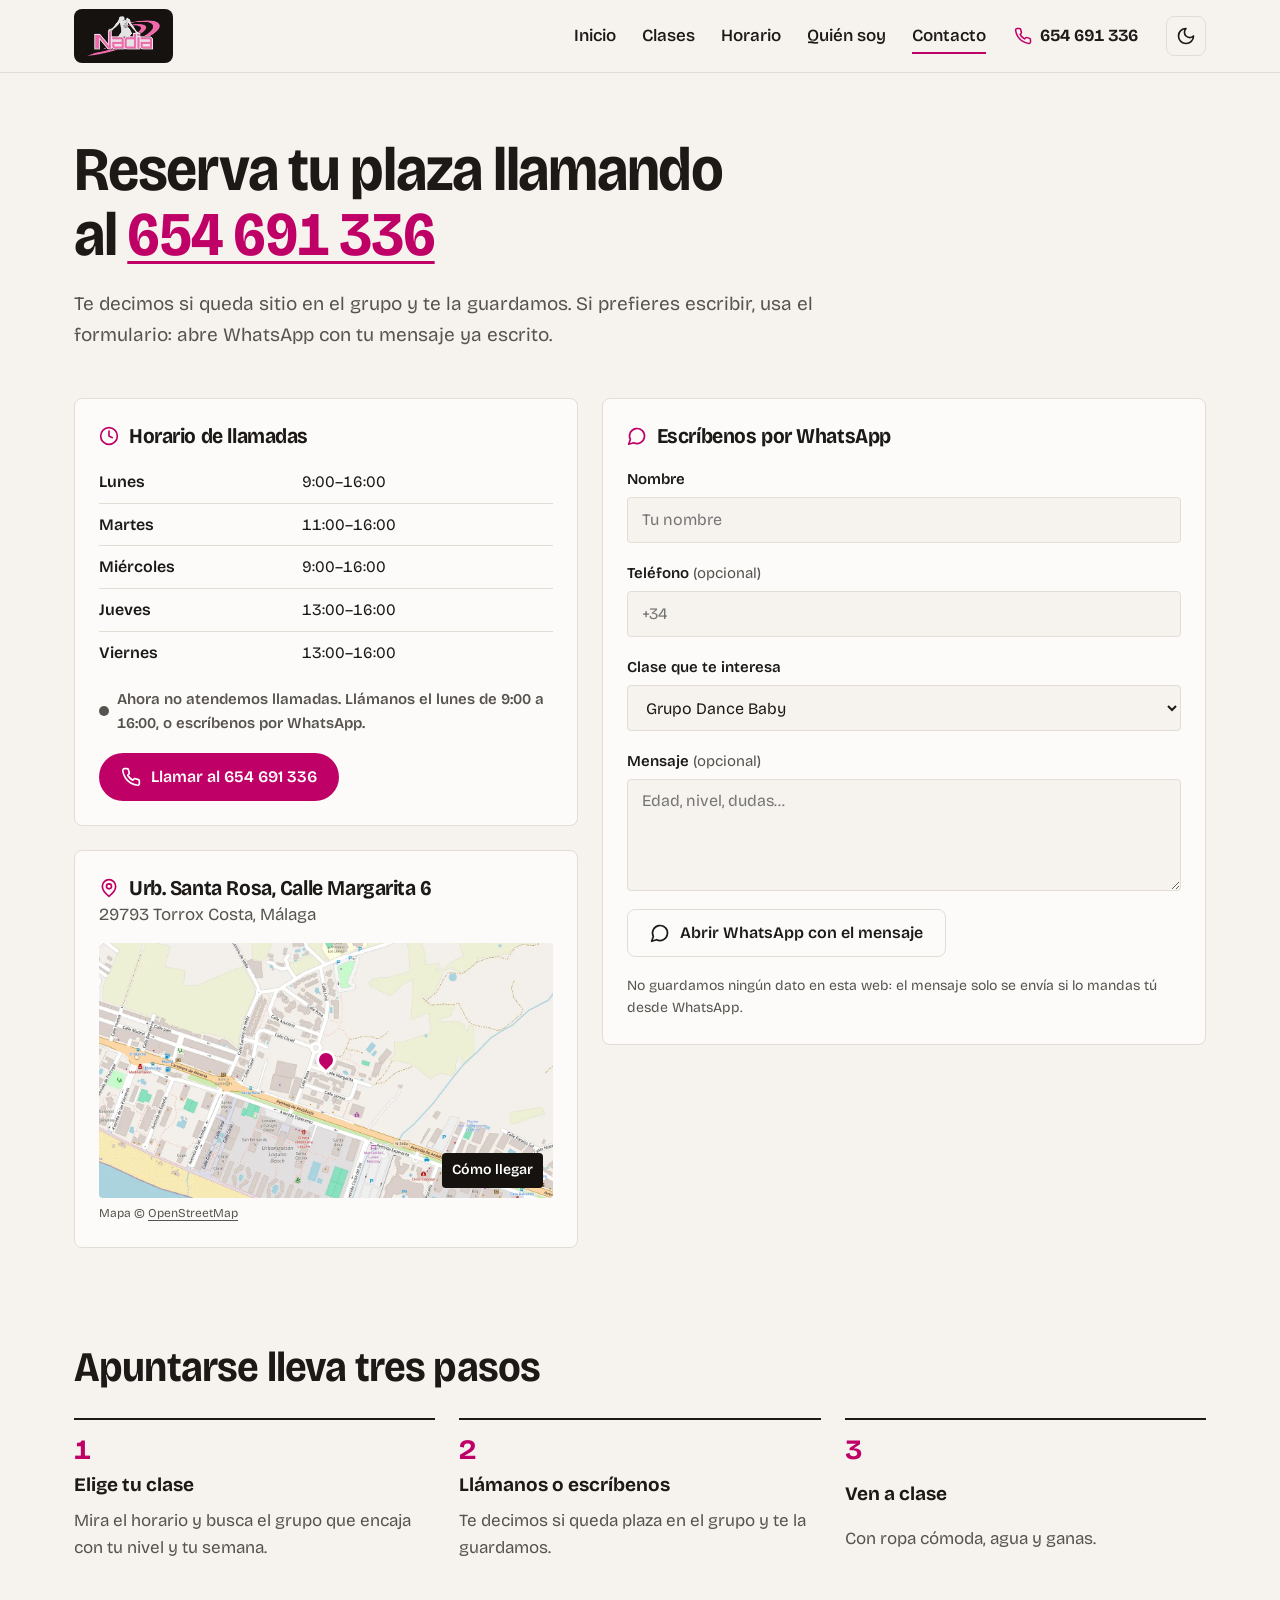
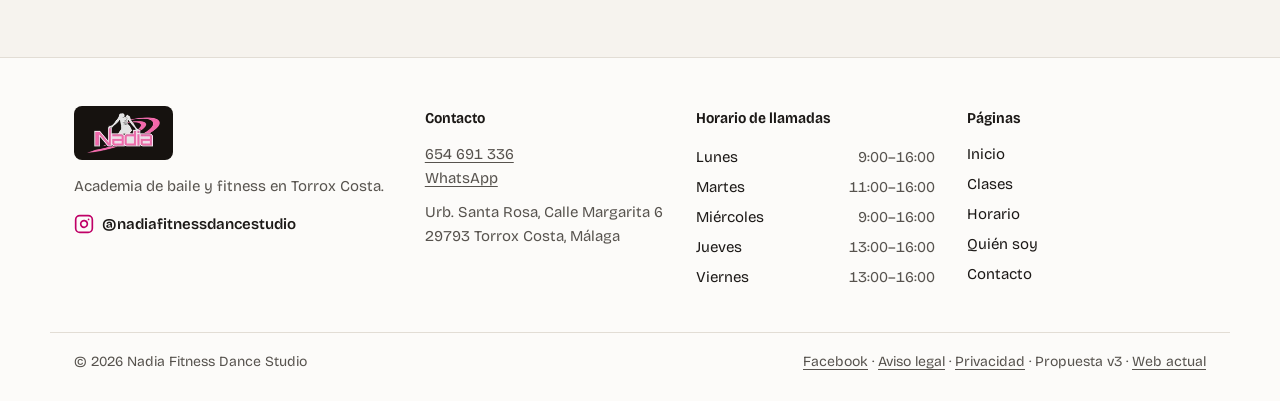
<file: contacto/index.html>
<!doctype html>
<html lang="es">
<head>
<meta charset="utf-8">
<meta name="viewport" content="width=device-width, initial-scale=1">
<title>Contacto y reservas · Nadia Fitness Dance Studio, Torrox Costa</title>
<meta name="description" content="Llama al 654 691 336 o escríbenos por WhatsApp para reservar tu plaza. Nadia Fitness Dance Studio, Urb. Santa Rosa, Torrox Costa.">
<!-- Design proposal v3: kept out of search results to avoid duplicating the live site -->
<meta name="robots" content="noindex">
<meta name="theme-color" content="#F6F3EE" media="(prefers-color-scheme: light)">
<meta name="theme-color" content="#171412" media="(prefers-color-scheme: dark)">
<link rel="canonical" href="https://negimaru.github.io/nadia-fitness-v3/contacto/">
<meta property="og:url" content="https://negimaru.github.io/nadia-fitness-v3/contacto/">
<meta property="og:type" content="website">
<meta property="og:locale" content="es_ES">
<meta property="og:site_name" content="Nadia Fitness Dance Studio">
<meta property="og:title" content="Contacto y reservas · Nadia Fitness Dance Studio, Torrox Costa">
<meta property="og:description" content="Llama al 654 691 336 o escríbenos por WhatsApp para reservar tu plaza. Nadia Fitness Dance Studio, Urb. Santa Rosa, Torrox Costa.">
<meta property="og:image" content="https://negimaru.github.io/nadia-fitness-v3/assets/img/og-nadia-fitness.jpg">
<meta property="og:image:width" content="1200">
<meta property="og:image:height" content="630">
<meta name="twitter:card" content="summary_large_image">
<link rel="icon" href="../assets/img/favicon.svg?v=2" type="image/svg+xml">
<script>try{var t=localStorage.getItem("nf3-theme");if(t)document.documentElement.setAttribute("data-theme",t)}catch(e){}</script>
<link rel="preload" href="../assets/fonts/bricolage-grotesque-latin.woff2" as="font" type="font/woff2" crossorigin>
<link rel="stylesheet" href="../assets/css/site.css?v=13">
<script type="application/ld+json">{"@context": "https://schema.org", "@type": "SportsActivityLocation", "name": "Nadia Fitness Dance Studio", "description": "Academia de baile y fitness en Torrox Costa: grupos de dance por niveles, Fitdance, PowerHIIT y Aquafitness.", "url": "https://negimaru.github.io/nadia-fitness-v3/", "telephone": "+34654691336", "image": "https://negimaru.github.io/nadia-fitness-v3/assets/img/og-nadia-fitness.jpg", "address": {"@type": "PostalAddress", "streetAddress": "Urb. Santa Rosa, Calle Margarita 6", "postalCode": "29793", "addressLocality": "Torrox Costa", "addressRegion": "Málaga", "addressCountry": "ES"}, "geo": {"@type": "GeoCoordinates", "latitude": 36.734952643097586, "longitude": -3.973681796403784}, "hasMap": "https://maps.app.goo.gl/jp69zpacG6Zni4Du5", "areaServed": ["Torrox", "Torrox Costa", "Nerja", "Algarrobo"], "sameAs": ["https://www.instagram.com/nadiafitnessdancestudio/", "https://www.facebook.com/profile.php?id=61571423443783"], "openingHoursSpecification": [{"@type": "OpeningHoursSpecification", "dayOfWeek": ["Monday", "Tuesday", "Wednesday", "Thursday", "Friday"], "opens": "09:30", "closes": "21:30"}], "makesOffer": [{"@type": "Offer", "itemOffered": {"@type": "Service", "name": "Grupo Dance Baby", "description": "Los más pequeños de la academia se inician en el baile jugando: ritmo, coordinación y sus primeras coreografías en grupo."}}, {"@type": "Offer", "itemOffered": {"@type": "Service", "name": "Grupo Dance Intermedio", "description": "Dos grupos, Intermedio 1 e Intermedio 2, para quien ya tiene base y quiere seguir progresando en técnica y coreografía."}}, {"@type": "Offer", "itemOffered": {"@type": "Service", "name": "Grupo Dance Avanzado", "description": "Coreografías más exigentes para quien ya domina la base y quiere ir un paso más allá."}}, {"@type": "Offer", "itemOffered": {"@type": "Service", "name": "WeDance Grupo Adulto", "description": "Baile en grupo para adultos. Aprende coreografías, muévete y pásalo bien sin necesidad de experiencia previa."}}, {"@type": "Offer", "itemOffered": {"@type": "Service", "name": "Fitdance", "description": "Clase dirigida que mezcla fitness y baile: cardio a ritmo de coreografía para sudar sin darte cuenta."}}, {"@type": "Offer", "itemOffered": {"@type": "Service", "name": "PowerHIIT", "description": "Entrenamiento funcional de alta intensidad por intervalos. Tienes grupo de mañana y de tarde para encajarlo en tu semana."}}, {"@type": "Offer", "itemOffered": {"@type": "Service", "name": "Aquafitness", "description": "Ejercicio en el agua, en piscina exterior: trabajo cardiovascular y de tono muscular con bajo impacto en las articulaciones."}}]}</script>
</head>
<body>
<a class="skip" href="#main">Saltar al contenido</a>
<header class="top">
<div class="wrap top-in">
<a class="logo" href="../"><img src="../assets/img/logo-280.webp" srcset="../assets/img/logo-140.webp 140w, ../assets/img/logo-200.webp 200w, ../assets/img/logo-280.webp 280w, ../assets/img/logo-340.webp 340w, ../assets/img/logo-400.webp 400w" sizes="73px" alt="Nadia Fitness Dance Studio, inicio" width="110" height="60"></a>
<nav class="nav" aria-label="Principal">
<button class="menu" type="button" aria-expanded="false" aria-controls="menu" aria-label="Abrir menú"><svg class="i" viewBox="0 0 24 24" fill="none" stroke="currentColor" stroke-width="2" stroke-linecap="round" stroke-linejoin="round" aria-hidden="true"><line x1="4" x2="20" y1="6" y2="6"/><line x1="4" x2="20" y1="12" y2="12"/><line x1="4" x2="20" y1="18" y2="18"/></svg></button>
<ul id="menu"><li><a href="../">Inicio</a></li><li><a href="../clases/">Clases</a></li><li><a href="../horario/">Horario</a></li><li><a href="../quien-soy/">Quién soy</a></li><li><a href="../contacto/" aria-current="page">Contacto</a></li></ul>
</nav>
<a class="top-phone" href="tel:+34654691336"><svg class="i" viewBox="0 0 24 24" fill="none" stroke="currentColor" stroke-width="2" stroke-linecap="round" stroke-linejoin="round" aria-hidden="true"><path d="M22 16.92v3a2 2 0 0 1-2.18 2 19.79 19.79 0 0 1-8.63-3.07 19.5 19.5 0 0 1-6-6 19.79 19.79 0 0 1-3.07-8.67A2 2 0 0 1 4.11 2h3a2 2 0 0 1 2 1.72 12.84 12.84 0 0 0 .7 2.81 2 2 0 0 1-.45 2.11L8.09 9.91a16 16 0 0 0 6 6l1.27-1.27a2 2 0 0 1 2.11-.45 12.84 12.84 0 0 0 2.81.7A2 2 0 0 1 22 16.92z"/></svg>654 691 336</a>
<button class="theme" type="button" aria-label="Cambiar a modo oscuro"><svg class="i i-moon" viewBox="0 0 24 24" fill="none" stroke="currentColor" stroke-width="2" stroke-linecap="round" stroke-linejoin="round" aria-hidden="true"><path d="M12 3a6 6 0 0 0 9 9 9 9 0 1 1-9-9Z"/></svg><svg class="i i-sun" viewBox="0 0 24 24" fill="none" stroke="currentColor" stroke-width="2" stroke-linecap="round" stroke-linejoin="round" aria-hidden="true"><circle cx="12" cy="12" r="4"/><path d="M12 2v2"/><path d="M12 20v2"/><path d="m4.93 4.93 1.41 1.41"/><path d="m17.66 17.66 1.41 1.41"/><path d="M2 12h2"/><path d="M20 12h2"/><path d="m6.34 17.66-1.41 1.41"/><path d="m19.07 4.93-1.41 1.41"/></svg></button>
</div>
</header>
<main id="main">
<section class="page-hero wrap">
<h1>Reserva tu plaza llamando al <a href="tel:+34654691336">654 691 336</a></h1>
<p class="lead">Te decimos si queda sitio en el grupo y te la guardamos. Si prefieres escribir, usa el formulario: abre WhatsApp con tu mensaje ya escrito.</p>
</section>

<section class="sec sec-first wrap contact" aria-label="Formas de contacto">
<div class="contact-side">
<div class="panel"><h2><svg class="i" viewBox="0 0 24 24" fill="none" stroke="currentColor" stroke-width="2" stroke-linecap="round" stroke-linejoin="round" aria-hidden="true"><circle cx="12" cy="12" r="10"/><polyline points="12 6 12 12 16 14"/></svg>Horario de llamadas</h2><table class="calls"><tr><th scope='row'>Lunes</th><td>9:00–16:00</td></tr><tr><th scope='row'>Martes</th><td>11:00–16:00</td></tr><tr><th scope='row'>Miércoles</th><td>9:00–16:00</td></tr><tr><th scope='row'>Jueves</th><td>13:00–16:00</td></tr><tr><th scope='row'>Viernes</th><td>13:00–16:00</td></tr></table>
<p class="call-status" data-call-status data-hours="[[&quot;Lunes&quot;, &quot;9:00–16:00&quot;], [&quot;Martes&quot;, &quot;11:00–16:00&quot;], [&quot;Miércoles&quot;, &quot;9:00–16:00&quot;], [&quot;Jueves&quot;, &quot;13:00–16:00&quot;], [&quot;Viernes&quot;, &quot;13:00–16:00&quot;]]"></p>
<a class="btn-primary" href="tel:+34654691336"><svg class="i" viewBox="0 0 24 24" fill="none" stroke="currentColor" stroke-width="2" stroke-linecap="round" stroke-linejoin="round" aria-hidden="true"><path d="M22 16.92v3a2 2 0 0 1-2.18 2 19.79 19.79 0 0 1-8.63-3.07 19.5 19.5 0 0 1-6-6 19.79 19.79 0 0 1-3.07-8.67A2 2 0 0 1 4.11 2h3a2 2 0 0 1 2 1.72 12.84 12.84 0 0 0 .7 2.81 2 2 0 0 1-.45 2.11L8.09 9.91a16 16 0 0 0 6 6l1.27-1.27a2 2 0 0 1 2.11-.45 12.84 12.84 0 0 0 2.81.7A2 2 0 0 1 22 16.92z"/></svg>Llamar al 654 691 336</a></div>
<div class="panel"><h2><svg class="i" viewBox="0 0 24 24" fill="none" stroke="currentColor" stroke-width="2" stroke-linecap="round" stroke-linejoin="round" aria-hidden="true"><path d="M20 10c0 6-8 12-8 12s-8-6-8-12a8 8 0 0 1 16 0Z"/><circle cx="12" cy="10" r="3"/></svg>Urb. Santa Rosa, Calle Margarita 6</h2><p class="muted">29793 Torrox Costa, Málaga</p>
<a class="map" href="https://maps.app.goo.gl/jp69zpacG6Zni4Du5" target="_blank" rel="noopener"><img src="../assets/img/mapa.webp" alt="Mapa de Urb. Santa Rosa con la academia en la Calle Margarita" width="1280" height="720" loading="lazy"><span class="pin" aria-hidden="true"></span><span class="map-go">Cómo llegar</span></a>
<p class="osm">Mapa © <a href="https://www.openstreetmap.org/copyright" rel="noopener">OpenStreetMap</a></p></div>
</div>
<form class="panel form" id="contact-form">
<h2><svg class="i" viewBox="0 0 24 24" fill="none" stroke="currentColor" stroke-width="2" stroke-linecap="round" stroke-linejoin="round" aria-hidden="true"><path d="M7.9 20A9 9 0 1 0 4 16.1L2 22Z"/></svg>Escríbenos por WhatsApp</h2>
<div class="field"><label for="contact-name">Nombre</label><input id="contact-name" name="contact-name" autocomplete="name" required placeholder="Tu nombre" aria-describedby="contact-name-error"><p class="field-error" id="contact-name-error" role="alert" hidden>Escribe tu nombre para que sepamos quién eres.</p></div>
<div class="field"><label for="contact-phone">Teléfono <span class="opt">(opcional)</span></label><input id="contact-phone" name="contact-phone" type="tel" autocomplete="tel" placeholder="+34"></div>
<div class="field"><label for="contact-class">Clase que te interesa</label><select id="contact-class" name="contact-class"><option>Grupo Dance Baby</option><option>Grupo Dance Intermedio</option><option>Grupo Dance Avanzado</option><option>WeDance Grupo Adulto</option><option>Fitdance</option><option>PowerHIIT</option><option>Aquafitness</option><option>Aún no lo sé</option></select></div>
<div class="field"><label for="contact-message">Mensaje <span class="opt">(opcional)</span></label><textarea id="contact-message" name="contact-message" rows="4" placeholder="Edad, nivel, dudas…"></textarea></div>
<button class="btn" type="submit"><svg class="i" viewBox="0 0 24 24" fill="none" stroke="currentColor" stroke-width="2" stroke-linecap="round" stroke-linejoin="round" aria-hidden="true"><path d="M7.9 20A9 9 0 1 0 4 16.1L2 22Z"/></svg>Abrir WhatsApp con el mensaje</button>
<p class="muted small">No guardamos ningún dato en esta web: el mensaje solo se envía si lo mandas tú desde WhatsApp.</p>
</form>
</section>
<section class="sec wrap" aria-labelledby="pasos-h">
<h2 id="pasos-h">Apuntarse lleva tres pasos</h2>
<ol class="steps">
<li><b>Elige tu clase</b><span>Mira el horario y busca el grupo que encaja con tu nivel y tu semana.</span></li>
<li><b>Llámanos o escríbenos</b><span>Te decimos si queda plaza en el grupo y te la guardamos.</span></li>
<li><b>Ven a clase</b><span>Con ropa cómoda, agua y ganas.</span></li>
</ol>

</section>
</main>
<footer class="foot">
<div class="wrap foot-grid">
<div class="foot-brand">
<a class="logo" href="../"><img src="../assets/img/logo-280.webp" srcset="../assets/img/logo-140.webp 140w, ../assets/img/logo-200.webp 200w, ../assets/img/logo-280.webp 280w, ../assets/img/logo-340.webp 340w, ../assets/img/logo-400.webp 400w" sizes="73px" alt="Nadia Fitness Dance Studio, inicio" width="110" height="60" loading="lazy"></a>
<p>Academia de baile y fitness en Torrox Costa.</p>
<a class="foot-social" href="https://www.instagram.com/nadiafitnessdancestudio/" rel="noopener"><svg class="i" viewBox="0 0 24 24" fill="none" stroke="currentColor" stroke-width="2" stroke-linecap="round" stroke-linejoin="round" aria-hidden="true"><rect x="2" y="2" width="20" height="20" rx="5" ry="5"/><path d="M16 11.37A4 4 0 1 1 12.63 8 4 4 0 0 1 16 11.37z"/><line x1="17.5" x2="17.51" y1="6.5" y2="6.5"/></svg>@nadiafitnessdancestudio</a>
</div>
<div>
<h2 class="foot-h">Contacto</h2>
<p><a href="tel:+34654691336">654 691 336</a><br><a href="https://wa.me/34654691336?text=%C2%A1Hola!%20Quiero%20informaci%C3%B3n%20sobre%20las%20clases." target="_blank" rel="noopener">WhatsApp</a></p>
<p>Urb. Santa Rosa, Calle Margarita 6<br>29793 Torrox Costa, Málaga</p>
</div>
<div>
<h2 class="foot-h">Horario de llamadas</h2>
<ul class="foot-calls"><li><span>Lunes</span><span>9:00–16:00</span></li><li><span>Martes</span><span>11:00–16:00</span></li><li><span>Miércoles</span><span>9:00–16:00</span></li><li><span>Jueves</span><span>13:00–16:00</span></li><li><span>Viernes</span><span>13:00–16:00</span></li></ul>
</div>
<div>
<h2 class="foot-h">Páginas</h2>
<ul class="foot-nav"><li><a href="../">Inicio</a></li><li><a href="../clases/">Clases</a></li><li><a href="../horario/">Horario</a></li><li><a href="../quien-soy/">Quién soy</a></li><li><a href="../contacto/">Contacto</a></li></ul>
</div>
</div>
<div class="wrap foot-legal">
<p>© <span id="year">2026</span> Nadia Fitness Dance Studio</p>
<p><a href="https://www.facebook.com/profile.php?id=61571423443783" rel="noopener">Facebook</a> · <a href="../aviso-legal/">Aviso legal</a> · <a href="../privacidad/">Privacidad</a> · Propuesta v3 · <a href="https://negimaru.github.io/nadia-fitness/">Web actual</a></p>
</div>
</footer>
<nav class="mbar" aria-label="Contacto rápido"><a class="btn-primary" href="tel:+34654691336"><svg class="i" viewBox="0 0 24 24" fill="none" stroke="currentColor" stroke-width="2" stroke-linecap="round" stroke-linejoin="round" aria-hidden="true"><path d="M22 16.92v3a2 2 0 0 1-2.18 2 19.79 19.79 0 0 1-8.63-3.07 19.5 19.5 0 0 1-6-6 19.79 19.79 0 0 1-3.07-8.67A2 2 0 0 1 4.11 2h3a2 2 0 0 1 2 1.72 12.84 12.84 0 0 0 .7 2.81 2 2 0 0 1-.45 2.11L8.09 9.91a16 16 0 0 0 6 6l1.27-1.27a2 2 0 0 1 2.11-.45 12.84 12.84 0 0 0 2.81.7A2 2 0 0 1 22 16.92z"/></svg>Llamar</a><a class="btn" href="https://wa.me/34654691336?text=%C2%A1Hola!%20Quiero%20informaci%C3%B3n%20sobre%20las%20clases." target="_blank" rel="noopener"><svg class="i" viewBox="0 0 24 24" fill="none" stroke="currentColor" stroke-width="2" stroke-linecap="round" stroke-linejoin="round" aria-hidden="true"><path d="M7.9 20A9 9 0 1 0 4 16.1L2 22Z"/></svg>WhatsApp</a></nav>
<script src="../assets/js/site.js?v=6" defer></script>
<script src="../assets/js/contact.js?v=6" defer></script>
</body>
</html>
</file>
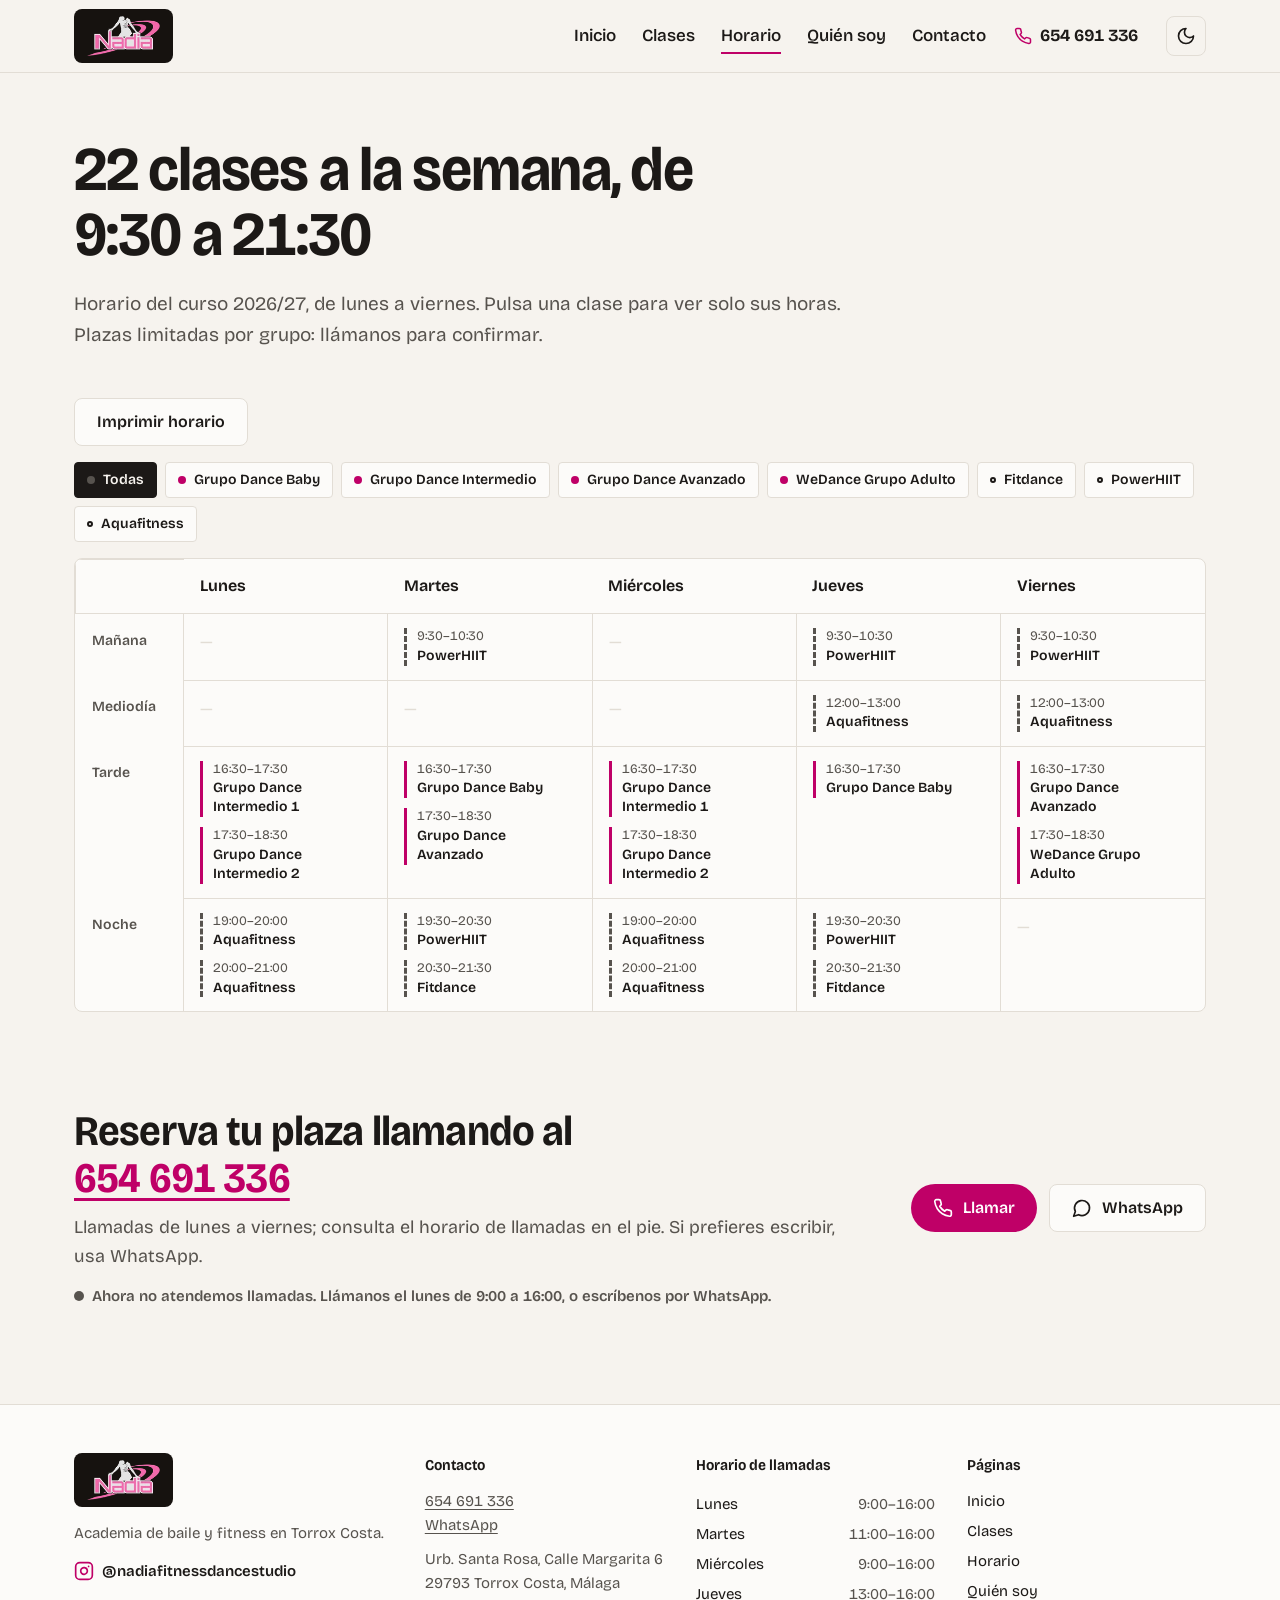
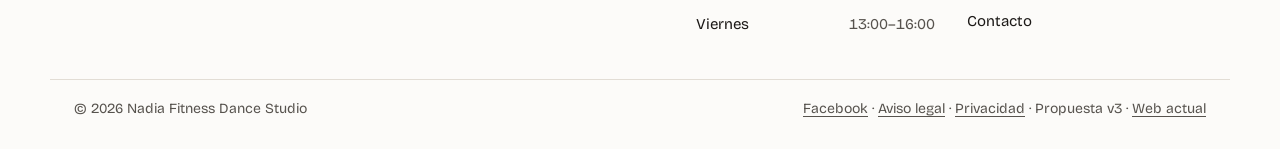
<file: horario/index.html>
<!doctype html>
<html lang="es">
<head>
<meta charset="utf-8">
<meta name="viewport" content="width=device-width, initial-scale=1">
<title>Horario curso 26/27 · Nadia Fitness Dance Studio, Torrox Costa</title>
<meta name="description" content="Horario de clases del curso 2026/27 en Nadia Fitness Dance Studio, Torrox Costa: dance por niveles, Fitdance, PowerHIIT y Aquafitness de lunes a viernes.">
<!-- Design proposal v3: kept out of search results to avoid duplicating the live site -->
<meta name="robots" content="noindex">
<meta name="theme-color" content="#F6F3EE" media="(prefers-color-scheme: light)">
<meta name="theme-color" content="#171412" media="(prefers-color-scheme: dark)">
<link rel="canonical" href="https://negimaru.github.io/nadia-fitness-v3/horario/">
<meta property="og:url" content="https://negimaru.github.io/nadia-fitness-v3/horario/">
<meta property="og:type" content="website">
<meta property="og:locale" content="es_ES">
<meta property="og:site_name" content="Nadia Fitness Dance Studio">
<meta property="og:title" content="Horario curso 26/27 · Nadia Fitness Dance Studio, Torrox Costa">
<meta property="og:description" content="Horario de clases del curso 2026/27 en Nadia Fitness Dance Studio, Torrox Costa: dance por niveles, Fitdance, PowerHIIT y Aquafitness de lunes a viernes.">
<meta property="og:image" content="https://negimaru.github.io/nadia-fitness-v3/assets/img/og-horario.jpg">
<meta property="og:image:width" content="1200">
<meta property="og:image:height" content="630">
<meta name="twitter:card" content="summary_large_image">
<link rel="icon" href="../assets/img/favicon.svg?v=2" type="image/svg+xml">
<script>try{var t=localStorage.getItem("nf3-theme");if(t)document.documentElement.setAttribute("data-theme",t)}catch(e){}</script>
<link rel="preload" href="../assets/fonts/bricolage-grotesque-latin.woff2" as="font" type="font/woff2" crossorigin>
<link rel="stylesheet" href="../assets/css/site.css?v=13">
<script type="application/ld+json">{"@context": "https://schema.org", "@type": "SportsActivityLocation", "name": "Nadia Fitness Dance Studio", "description": "Academia de baile y fitness en Torrox Costa: grupos de dance por niveles, Fitdance, PowerHIIT y Aquafitness.", "url": "https://negimaru.github.io/nadia-fitness-v3/", "telephone": "+34654691336", "image": "https://negimaru.github.io/nadia-fitness-v3/assets/img/og-nadia-fitness.jpg", "address": {"@type": "PostalAddress", "streetAddress": "Urb. Santa Rosa, Calle Margarita 6", "postalCode": "29793", "addressLocality": "Torrox Costa", "addressRegion": "Málaga", "addressCountry": "ES"}, "geo": {"@type": "GeoCoordinates", "latitude": 36.734952643097586, "longitude": -3.973681796403784}, "hasMap": "https://maps.app.goo.gl/jp69zpacG6Zni4Du5", "areaServed": ["Torrox", "Torrox Costa", "Nerja", "Algarrobo"], "sameAs": ["https://www.instagram.com/nadiafitnessdancestudio/", "https://www.facebook.com/profile.php?id=61571423443783"], "openingHoursSpecification": [{"@type": "OpeningHoursSpecification", "dayOfWeek": ["Monday", "Tuesday", "Wednesday", "Thursday", "Friday"], "opens": "09:30", "closes": "21:30"}], "makesOffer": [{"@type": "Offer", "itemOffered": {"@type": "Service", "name": "Grupo Dance Baby", "description": "Los más pequeños de la academia se inician en el baile jugando: ritmo, coordinación y sus primeras coreografías en grupo."}}, {"@type": "Offer", "itemOffered": {"@type": "Service", "name": "Grupo Dance Intermedio", "description": "Dos grupos, Intermedio 1 e Intermedio 2, para quien ya tiene base y quiere seguir progresando en técnica y coreografía."}}, {"@type": "Offer", "itemOffered": {"@type": "Service", "name": "Grupo Dance Avanzado", "description": "Coreografías más exigentes para quien ya domina la base y quiere ir un paso más allá."}}, {"@type": "Offer", "itemOffered": {"@type": "Service", "name": "WeDance Grupo Adulto", "description": "Baile en grupo para adultos. Aprende coreografías, muévete y pásalo bien sin necesidad de experiencia previa."}}, {"@type": "Offer", "itemOffered": {"@type": "Service", "name": "Fitdance", "description": "Clase dirigida que mezcla fitness y baile: cardio a ritmo de coreografía para sudar sin darte cuenta."}}, {"@type": "Offer", "itemOffered": {"@type": "Service", "name": "PowerHIIT", "description": "Entrenamiento funcional de alta intensidad por intervalos. Tienes grupo de mañana y de tarde para encajarlo en tu semana."}}, {"@type": "Offer", "itemOffered": {"@type": "Service", "name": "Aquafitness", "description": "Ejercicio en el agua, en piscina exterior: trabajo cardiovascular y de tono muscular con bajo impacto en las articulaciones."}}]}</script>
</head>
<body>
<a class="skip" href="#main">Saltar al contenido</a>
<header class="top">
<div class="wrap top-in">
<a class="logo" href="../"><img src="../assets/img/logo-280.webp" srcset="../assets/img/logo-140.webp 140w, ../assets/img/logo-200.webp 200w, ../assets/img/logo-280.webp 280w, ../assets/img/logo-340.webp 340w, ../assets/img/logo-400.webp 400w" sizes="73px" alt="Nadia Fitness Dance Studio, inicio" width="110" height="60"></a>
<nav class="nav" aria-label="Principal">
<button class="menu" type="button" aria-expanded="false" aria-controls="menu" aria-label="Abrir menú"><svg class="i" viewBox="0 0 24 24" fill="none" stroke="currentColor" stroke-width="2" stroke-linecap="round" stroke-linejoin="round" aria-hidden="true"><line x1="4" x2="20" y1="6" y2="6"/><line x1="4" x2="20" y1="12" y2="12"/><line x1="4" x2="20" y1="18" y2="18"/></svg></button>
<ul id="menu"><li><a href="../">Inicio</a></li><li><a href="../clases/">Clases</a></li><li><a href="../horario/" aria-current="page">Horario</a></li><li><a href="../quien-soy/">Quién soy</a></li><li><a href="../contacto/">Contacto</a></li></ul>
</nav>
<a class="top-phone" href="tel:+34654691336"><svg class="i" viewBox="0 0 24 24" fill="none" stroke="currentColor" stroke-width="2" stroke-linecap="round" stroke-linejoin="round" aria-hidden="true"><path d="M22 16.92v3a2 2 0 0 1-2.18 2 19.79 19.79 0 0 1-8.63-3.07 19.5 19.5 0 0 1-6-6 19.79 19.79 0 0 1-3.07-8.67A2 2 0 0 1 4.11 2h3a2 2 0 0 1 2 1.72 12.84 12.84 0 0 0 .7 2.81 2 2 0 0 1-.45 2.11L8.09 9.91a16 16 0 0 0 6 6l1.27-1.27a2 2 0 0 1 2.11-.45 12.84 12.84 0 0 0 2.81.7A2 2 0 0 1 22 16.92z"/></svg>654 691 336</a>
<button class="theme" type="button" aria-label="Cambiar a modo oscuro"><svg class="i i-moon" viewBox="0 0 24 24" fill="none" stroke="currentColor" stroke-width="2" stroke-linecap="round" stroke-linejoin="round" aria-hidden="true"><path d="M12 3a6 6 0 0 0 9 9 9 9 0 1 1-9-9Z"/></svg><svg class="i i-sun" viewBox="0 0 24 24" fill="none" stroke="currentColor" stroke-width="2" stroke-linecap="round" stroke-linejoin="round" aria-hidden="true"><circle cx="12" cy="12" r="4"/><path d="M12 2v2"/><path d="M12 20v2"/><path d="m4.93 4.93 1.41 1.41"/><path d="m17.66 17.66 1.41 1.41"/><path d="M2 12h2"/><path d="M20 12h2"/><path d="m6.34 17.66-1.41 1.41"/><path d="m19.07 4.93-1.41 1.41"/></svg></button>
</div>
</header>
<main id="main">
<section class="page-hero wrap">
<h1>22 clases a la semana, de 9:30 a 21:30</h1>
<p class="lead">Horario del curso 2026/27, de lunes a viernes. Pulsa una clase para ver solo sus horas. Plazas limitadas por grupo: llámanos para confirmar.</p>
</section>

<section class="sec sec-first wrap" aria-labelledby="week-h">
<h2 id="week-h" class="sr-only">Horario semanal</h2>
<p class="print-only">Nadia Fitness Dance Studio · Urb. Santa Rosa, Calle Margarita 6, 29793 Torrox Costa, Málaga · Tel. 654 691 336</p>
<p class="print-row"><button type="button" class="btn print-btn" data-print>Imprimir horario</button></p>
<div class="schedule" data-schedule>
<div class="table-wrap"><table class="week"><caption class="sr-only">Horario semanal de lunes a viernes</caption>
<thead><tr><td></td><th scope="col">Lunes</th><th scope="col">Martes</th><th scope="col">Miércoles</th><th scope="col">Jueves</th><th scope="col">Viernes</th></tr></thead><tbody><tr><th scope="row">Mañana</th><td><span class="none">—</span></td><td><ul><li data-c="powerhiit" class="g-fitness"><time>9:30–10:30</time><span>PowerHIIT</span></li></ul></td><td><span class="none">—</span></td><td><ul><li data-c="powerhiit" class="g-fitness"><time>9:30–10:30</time><span>PowerHIIT</span></li></ul></td><td><ul><li data-c="powerhiit" class="g-fitness"><time>9:30–10:30</time><span>PowerHIIT</span></li></ul></td></tr><tr><th scope="row">Mediodía</th><td><span class="none">—</span></td><td><span class="none">—</span></td><td><span class="none">—</span></td><td><ul><li data-c="aquafitness" class="g-fitness"><time>12:00–13:00</time><span>Aquafitness</span></li></ul></td><td><ul><li data-c="aquafitness" class="g-fitness"><time>12:00–13:00</time><span>Aquafitness</span></li></ul></td></tr><tr><th scope="row">Tarde</th><td><ul><li data-c="dance-intermedio" class="g-baile"><time>16:30–17:30</time><span>Grupo Dance Intermedio 1</span></li><li data-c="dance-intermedio" class="g-baile"><time>17:30–18:30</time><span>Grupo Dance Intermedio 2</span></li></ul></td><td><ul><li data-c="dance-baby" class="g-baile"><time>16:30–17:30</time><span>Grupo Dance Baby</span></li><li data-c="dance-avanzado" class="g-baile"><time>17:30–18:30</time><span>Grupo Dance Avanzado</span></li></ul></td><td><ul><li data-c="dance-intermedio" class="g-baile"><time>16:30–17:30</time><span>Grupo Dance Intermedio 1</span></li><li data-c="dance-intermedio" class="g-baile"><time>17:30–18:30</time><span>Grupo Dance Intermedio 2</span></li></ul></td><td><ul><li data-c="dance-baby" class="g-baile"><time>16:30–17:30</time><span>Grupo Dance Baby</span></li></ul></td><td><ul><li data-c="dance-avanzado" class="g-baile"><time>16:30–17:30</time><span>Grupo Dance Avanzado</span></li><li data-c="wedance-adultos" class="g-baile"><time>17:30–18:30</time><span>WeDance Grupo Adulto</span></li></ul></td></tr><tr><th scope="row">Noche</th><td><ul><li data-c="aquafitness" class="g-fitness"><time>19:00–20:00</time><span>Aquafitness</span></li><li data-c="aquafitness" class="g-fitness"><time>20:00–21:00</time><span>Aquafitness</span></li></ul></td><td><ul><li data-c="powerhiit" class="g-fitness"><time>19:30–20:30</time><span>PowerHIIT</span></li><li data-c="fitdance" class="g-fitness"><time>20:30–21:30</time><span>Fitdance</span></li></ul></td><td><ul><li data-c="aquafitness" class="g-fitness"><time>19:00–20:00</time><span>Aquafitness</span></li><li data-c="aquafitness" class="g-fitness"><time>20:00–21:00</time><span>Aquafitness</span></li></ul></td><td><ul><li data-c="powerhiit" class="g-fitness"><time>19:30–20:30</time><span>PowerHIIT</span></li><li data-c="fitdance" class="g-fitness"><time>20:30–21:30</time><span>Fitdance</span></li></ul></td><td><span class="none">—</span></td></tr></tbody></table></div>
<script type="application/json" class="schedule-data">{"days": ["Lunes", "Martes", "Miércoles", "Jueves", "Viernes"], "classes": [{"c": "dance-baby", "name": "Grupo Dance Baby", "group": "baile", "who": "Para los más pequeños"}, {"c": "dance-intermedio", "name": "Grupo Dance Intermedio", "group": "baile", "who": "Para quien ya tiene base"}, {"c": "dance-avanzado", "name": "Grupo Dance Avanzado", "group": "baile", "who": "Nivel avanzado"}, {"c": "wedance-adultos", "name": "WeDance Grupo Adulto", "group": "baile", "who": "Para adultos"}, {"c": "fitdance", "name": "Fitdance", "group": "fitness", "who": "Fitness a ritmo de baile"}, {"c": "powerhiit", "name": "PowerHIIT", "group": "fitness", "who": "Entrenamiento funcional"}, {"c": "aquafitness", "name": "Aquafitness", "group": "fitness", "who": "En piscina exterior"}], "sessions": [{"day": 1, "start": "9:30", "end": "10:30", "c": "powerhiit", "name": "PowerHIIT", "note": "Entrenamiento funcional", "slot": "Mañana"}, {"day": 3, "start": "9:30", "end": "10:30", "c": "powerhiit", "name": "PowerHIIT", "note": "Entrenamiento funcional", "slot": "Mañana"}, {"day": 4, "start": "9:30", "end": "10:30", "c": "powerhiit", "name": "PowerHIIT", "note": "Entrenamiento funcional", "slot": "Mañana"}, {"day": 3, "start": "12:00", "end": "13:00", "c": "aquafitness", "name": "Aquafitness", "note": "", "slot": "Mediodía"}, {"day": 4, "start": "12:00", "end": "13:00", "c": "aquafitness", "name": "Aquafitness", "note": "", "slot": "Mediodía"}, {"day": 0, "start": "16:30", "end": "17:30", "c": "dance-intermedio", "name": "Grupo Dance Intermedio 1", "note": "", "slot": "Tarde"}, {"day": 1, "start": "16:30", "end": "17:30", "c": "dance-baby", "name": "Grupo Dance Baby", "note": "", "slot": "Tarde"}, {"day": 2, "start": "16:30", "end": "17:30", "c": "dance-intermedio", "name": "Grupo Dance Intermedio 1", "note": "", "slot": "Tarde"}, {"day": 3, "start": "16:30", "end": "17:30", "c": "dance-baby", "name": "Grupo Dance Baby", "note": "", "slot": "Tarde"}, {"day": 4, "start": "16:30", "end": "17:30", "c": "dance-avanzado", "name": "Grupo Dance Avanzado", "note": "", "slot": "Tarde"}, {"day": 0, "start": "17:30", "end": "18:30", "c": "dance-intermedio", "name": "Grupo Dance Intermedio 2", "note": "", "slot": "Tarde"}, {"day": 1, "start": "17:30", "end": "18:30", "c": "dance-avanzado", "name": "Grupo Dance Avanzado", "note": "", "slot": "Tarde"}, {"day": 2, "start": "17:30", "end": "18:30", "c": "dance-intermedio", "name": "Grupo Dance Intermedio 2", "note": "", "slot": "Tarde"}, {"day": 4, "start": "17:30", "end": "18:30", "c": "wedance-adultos", "name": "WeDance Grupo Adulto", "note": "", "slot": "Tarde"}, {"day": 0, "start": "19:00", "end": "20:00", "c": "aquafitness", "name": "Aquafitness", "note": "", "slot": "Noche"}, {"day": 1, "start": "19:30", "end": "20:30", "c": "powerhiit", "name": "PowerHIIT", "note": "Entrenamiento funcional", "slot": "Noche"}, {"day": 2, "start": "19:00", "end": "20:00", "c": "aquafitness", "name": "Aquafitness", "note": "", "slot": "Noche"}, {"day": 3, "start": "19:30", "end": "20:30", "c": "powerhiit", "name": "PowerHIIT", "note": "Entrenamiento funcional", "slot": "Noche"}, {"day": 0, "start": "20:00", "end": "21:00", "c": "aquafitness", "name": "Aquafitness", "note": "", "slot": "Noche"}, {"day": 1, "start": "20:30", "end": "21:30", "c": "fitdance", "name": "Fitdance", "note": "Clase dirigida", "slot": "Noche"}, {"day": 2, "start": "20:00", "end": "21:00", "c": "aquafitness", "name": "Aquafitness", "note": "", "slot": "Noche"}, {"day": 3, "start": "20:30", "end": "21:30", "c": "fitdance", "name": "Fitdance", "note": "Clase dirigida", "slot": "Noche"}], "classesHref": "../clases/"}</script>
</div>

</section>
<section class="sec wrap band" aria-labelledby="band-h">
<div>
<h2 id="band-h">Reserva tu plaza llamando al <a href="tel:+34654691336">654 691 336</a></h2>
<p class="intro">Llamadas de lunes a viernes; consulta el horario de llamadas en el pie. Si prefieres escribir, usa WhatsApp.</p>
<p class="call-status" data-call-status data-hours="[[&quot;Lunes&quot;, &quot;9:00–16:00&quot;], [&quot;Martes&quot;, &quot;11:00–16:00&quot;], [&quot;Miércoles&quot;, &quot;9:00–16:00&quot;], [&quot;Jueves&quot;, &quot;13:00–16:00&quot;], [&quot;Viernes&quot;, &quot;13:00–16:00&quot;]]"></p>
</div>
<div class="band-actions"><a class="btn-primary" href="tel:+34654691336"><svg class="i" viewBox="0 0 24 24" fill="none" stroke="currentColor" stroke-width="2" stroke-linecap="round" stroke-linejoin="round" aria-hidden="true"><path d="M22 16.92v3a2 2 0 0 1-2.18 2 19.79 19.79 0 0 1-8.63-3.07 19.5 19.5 0 0 1-6-6 19.79 19.79 0 0 1-3.07-8.67A2 2 0 0 1 4.11 2h3a2 2 0 0 1 2 1.72 12.84 12.84 0 0 0 .7 2.81 2 2 0 0 1-.45 2.11L8.09 9.91a16 16 0 0 0 6 6l1.27-1.27a2 2 0 0 1 2.11-.45 12.84 12.84 0 0 0 2.81.7A2 2 0 0 1 22 16.92z"/></svg>Llamar</a><a class="btn" href="https://wa.me/34654691336?text=%C2%A1Hola!%20Quiero%20informaci%C3%B3n%20sobre%20las%20clases." target="_blank" rel="noopener"><svg class="i" viewBox="0 0 24 24" fill="none" stroke="currentColor" stroke-width="2" stroke-linecap="round" stroke-linejoin="round" aria-hidden="true"><path d="M7.9 20A9 9 0 1 0 4 16.1L2 22Z"/></svg>WhatsApp</a></div>
</section>
</main>
<footer class="foot">
<div class="wrap foot-grid">
<div class="foot-brand">
<a class="logo" href="../"><img src="../assets/img/logo-280.webp" srcset="../assets/img/logo-140.webp 140w, ../assets/img/logo-200.webp 200w, ../assets/img/logo-280.webp 280w, ../assets/img/logo-340.webp 340w, ../assets/img/logo-400.webp 400w" sizes="73px" alt="Nadia Fitness Dance Studio, inicio" width="110" height="60" loading="lazy"></a>
<p>Academia de baile y fitness en Torrox Costa.</p>
<a class="foot-social" href="https://www.instagram.com/nadiafitnessdancestudio/" rel="noopener"><svg class="i" viewBox="0 0 24 24" fill="none" stroke="currentColor" stroke-width="2" stroke-linecap="round" stroke-linejoin="round" aria-hidden="true"><rect x="2" y="2" width="20" height="20" rx="5" ry="5"/><path d="M16 11.37A4 4 0 1 1 12.63 8 4 4 0 0 1 16 11.37z"/><line x1="17.5" x2="17.51" y1="6.5" y2="6.5"/></svg>@nadiafitnessdancestudio</a>
</div>
<div>
<h2 class="foot-h">Contacto</h2>
<p><a href="tel:+34654691336">654 691 336</a><br><a href="https://wa.me/34654691336?text=%C2%A1Hola!%20Quiero%20informaci%C3%B3n%20sobre%20las%20clases." target="_blank" rel="noopener">WhatsApp</a></p>
<p>Urb. Santa Rosa, Calle Margarita 6<br>29793 Torrox Costa, Málaga</p>
</div>
<div>
<h2 class="foot-h">Horario de llamadas</h2>
<ul class="foot-calls"><li><span>Lunes</span><span>9:00–16:00</span></li><li><span>Martes</span><span>11:00–16:00</span></li><li><span>Miércoles</span><span>9:00–16:00</span></li><li><span>Jueves</span><span>13:00–16:00</span></li><li><span>Viernes</span><span>13:00–16:00</span></li></ul>
</div>
<div>
<h2 class="foot-h">Páginas</h2>
<ul class="foot-nav"><li><a href="../">Inicio</a></li><li><a href="../clases/">Clases</a></li><li><a href="../horario/">Horario</a></li><li><a href="../quien-soy/">Quién soy</a></li><li><a href="../contacto/">Contacto</a></li></ul>
</div>
</div>
<div class="wrap foot-legal">
<p>© <span id="year">2026</span> Nadia Fitness Dance Studio</p>
<p><a href="https://www.facebook.com/profile.php?id=61571423443783" rel="noopener">Facebook</a> · <a href="../aviso-legal/">Aviso legal</a> · <a href="../privacidad/">Privacidad</a> · Propuesta v3 · <a href="https://negimaru.github.io/nadia-fitness/">Web actual</a></p>
</div>
</footer>
<nav class="mbar" aria-label="Contacto rápido"><a class="btn-primary" href="tel:+34654691336"><svg class="i" viewBox="0 0 24 24" fill="none" stroke="currentColor" stroke-width="2" stroke-linecap="round" stroke-linejoin="round" aria-hidden="true"><path d="M22 16.92v3a2 2 0 0 1-2.18 2 19.79 19.79 0 0 1-8.63-3.07 19.5 19.5 0 0 1-6-6 19.79 19.79 0 0 1-3.07-8.67A2 2 0 0 1 4.11 2h3a2 2 0 0 1 2 1.72 12.84 12.84 0 0 0 .7 2.81 2 2 0 0 1-.45 2.11L8.09 9.91a16 16 0 0 0 6 6l1.27-1.27a2 2 0 0 1 2.11-.45 12.84 12.84 0 0 0 2.81.7A2 2 0 0 1 22 16.92z"/></svg>Llamar</a><a class="btn" href="https://wa.me/34654691336?text=%C2%A1Hola!%20Quiero%20informaci%C3%B3n%20sobre%20las%20clases." target="_blank" rel="noopener"><svg class="i" viewBox="0 0 24 24" fill="none" stroke="currentColor" stroke-width="2" stroke-linecap="round" stroke-linejoin="round" aria-hidden="true"><path d="M7.9 20A9 9 0 1 0 4 16.1L2 22Z"/></svg>WhatsApp</a></nav>
<script src="../assets/js/site.js?v=6" defer></script>
<script src="../assets/js/schedule.js?v=6" defer></script>
</body>
</html>
</file>
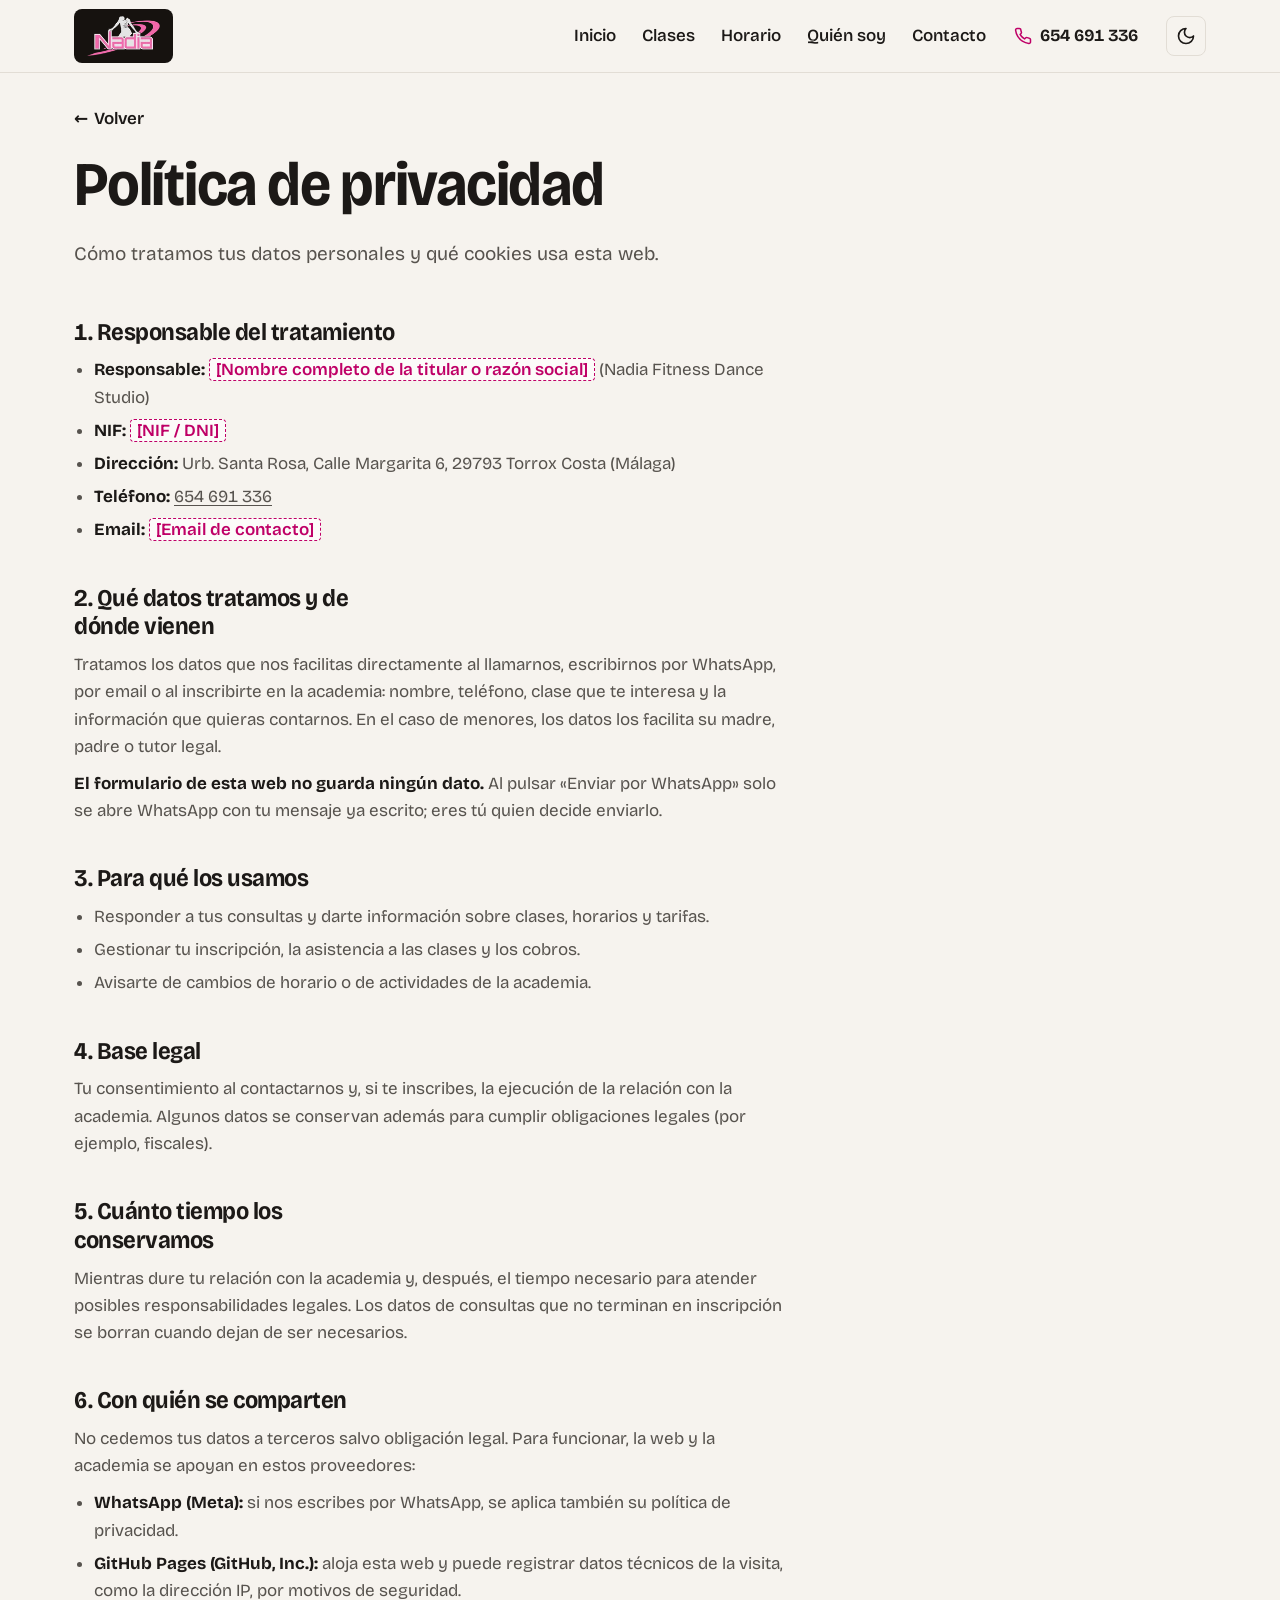
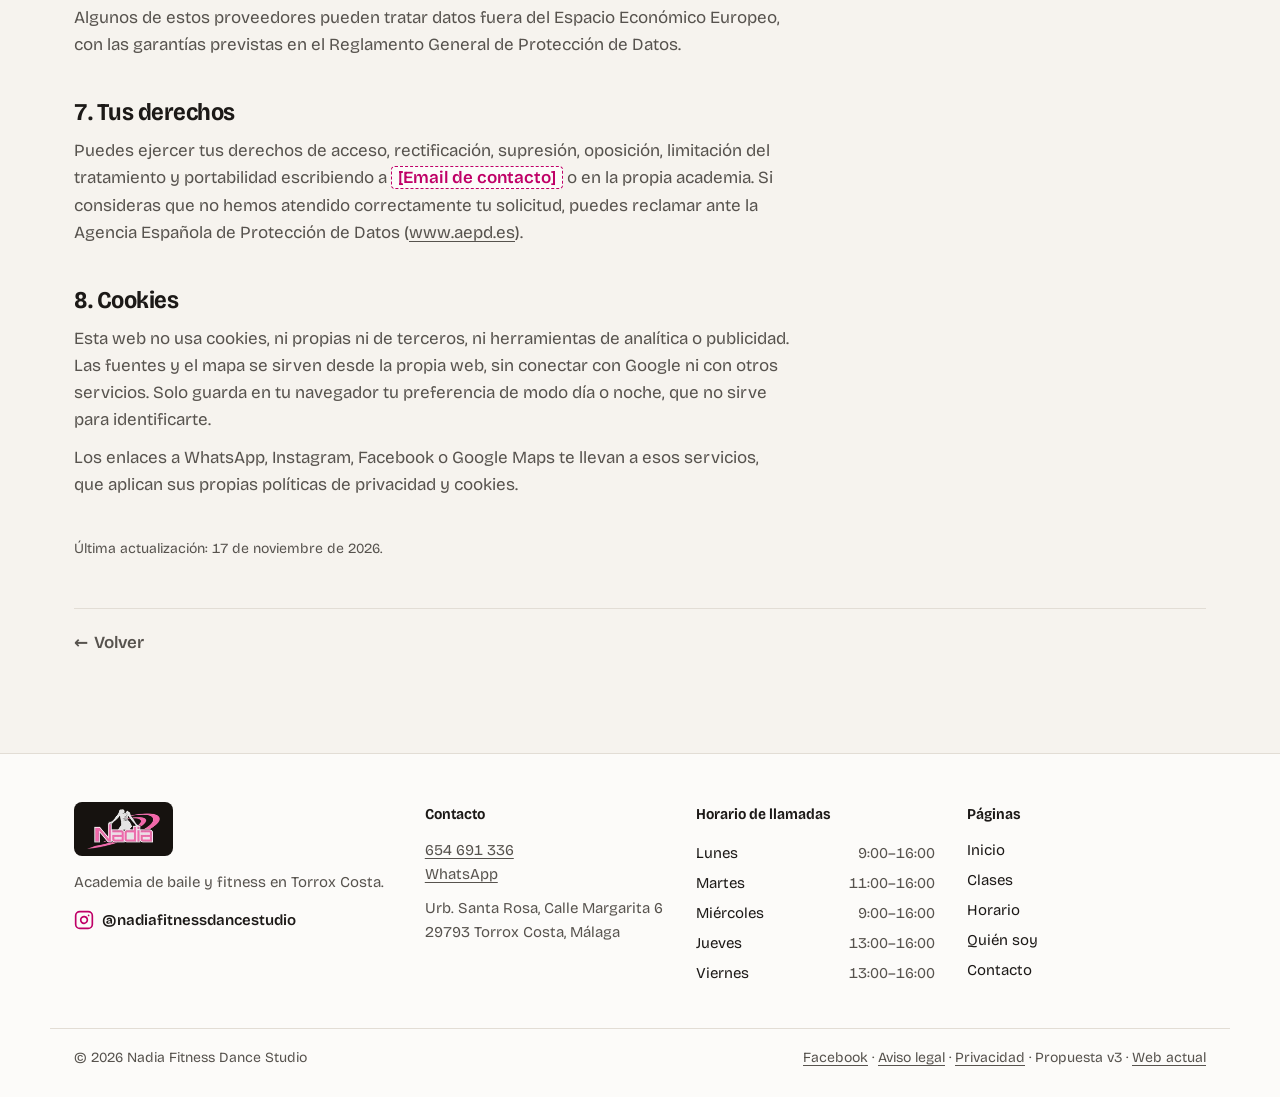
<file: privacidad/index.html>
<!doctype html>
<html lang="es">
<head>
<meta charset="utf-8">
<meta name="viewport" content="width=device-width, initial-scale=1">
<title>Política de privacidad | Nadia Fitness Dance Studio</title>
<meta name="description" content="Cómo tratamos tus datos personales y qué cookies usa esta web.">
<!-- Design proposal v3: kept out of search results to avoid duplicating the live site -->
<meta name="robots" content="noindex">
<meta name="theme-color" content="#F6F3EE" media="(prefers-color-scheme: light)">
<meta name="theme-color" content="#171412" media="(prefers-color-scheme: dark)">
<link rel="canonical" href="https://negimaru.github.io/nadia-fitness-v3/privacidad/">
<meta property="og:url" content="https://negimaru.github.io/nadia-fitness-v3/privacidad/">
<meta property="og:type" content="website">
<meta property="og:locale" content="es_ES">
<meta property="og:site_name" content="Nadia Fitness Dance Studio">
<meta property="og:title" content="Política de privacidad | Nadia Fitness Dance Studio">
<meta property="og:description" content="Cómo tratamos tus datos personales y qué cookies usa esta web.">
<meta property="og:image" content="https://negimaru.github.io/nadia-fitness-v3/assets/img/og-nadia-fitness.jpg">
<meta property="og:image:width" content="1200">
<meta property="og:image:height" content="630">
<meta name="twitter:card" content="summary_large_image">
<link rel="icon" href="../assets/img/favicon.svg?v=2" type="image/svg+xml">
<script>try{var t=localStorage.getItem("nf3-theme");if(t)document.documentElement.setAttribute("data-theme",t)}catch(e){}</script>
<link rel="preload" href="../assets/fonts/bricolage-grotesque-latin.woff2" as="font" type="font/woff2" crossorigin>
<link rel="stylesheet" href="../assets/css/site.css?v=13">
<script type="application/ld+json">{"@context": "https://schema.org", "@type": "SportsActivityLocation", "name": "Nadia Fitness Dance Studio", "description": "Academia de baile y fitness en Torrox Costa: grupos de dance por niveles, Fitdance, PowerHIIT y Aquafitness.", "url": "https://negimaru.github.io/nadia-fitness-v3/", "telephone": "+34654691336", "image": "https://negimaru.github.io/nadia-fitness-v3/assets/img/og-nadia-fitness.jpg", "address": {"@type": "PostalAddress", "streetAddress": "Urb. Santa Rosa, Calle Margarita 6", "postalCode": "29793", "addressLocality": "Torrox Costa", "addressRegion": "Málaga", "addressCountry": "ES"}, "geo": {"@type": "GeoCoordinates", "latitude": 36.734952643097586, "longitude": -3.973681796403784}, "hasMap": "https://maps.app.goo.gl/jp69zpacG6Zni4Du5", "areaServed": ["Torrox", "Torrox Costa", "Nerja", "Algarrobo"], "sameAs": ["https://www.instagram.com/nadiafitnessdancestudio/", "https://www.facebook.com/profile.php?id=61571423443783"], "openingHoursSpecification": [{"@type": "OpeningHoursSpecification", "dayOfWeek": ["Monday", "Tuesday", "Wednesday", "Thursday", "Friday"], "opens": "09:30", "closes": "21:30"}], "makesOffer": [{"@type": "Offer", "itemOffered": {"@type": "Service", "name": "Grupo Dance Baby", "description": "Los más pequeños de la academia se inician en el baile jugando: ritmo, coordinación y sus primeras coreografías en grupo."}}, {"@type": "Offer", "itemOffered": {"@type": "Service", "name": "Grupo Dance Intermedio", "description": "Dos grupos, Intermedio 1 e Intermedio 2, para quien ya tiene base y quiere seguir progresando en técnica y coreografía."}}, {"@type": "Offer", "itemOffered": {"@type": "Service", "name": "Grupo Dance Avanzado", "description": "Coreografías más exigentes para quien ya domina la base y quiere ir un paso más allá."}}, {"@type": "Offer", "itemOffered": {"@type": "Service", "name": "WeDance Grupo Adulto", "description": "Baile en grupo para adultos. Aprende coreografías, muévete y pásalo bien sin necesidad de experiencia previa."}}, {"@type": "Offer", "itemOffered": {"@type": "Service", "name": "Fitdance", "description": "Clase dirigida que mezcla fitness y baile: cardio a ritmo de coreografía para sudar sin darte cuenta."}}, {"@type": "Offer", "itemOffered": {"@type": "Service", "name": "PowerHIIT", "description": "Entrenamiento funcional de alta intensidad por intervalos. Tienes grupo de mañana y de tarde para encajarlo en tu semana."}}, {"@type": "Offer", "itemOffered": {"@type": "Service", "name": "Aquafitness", "description": "Ejercicio en el agua, en piscina exterior: trabajo cardiovascular y de tono muscular con bajo impacto en las articulaciones."}}]}</script>
</head>
<body>
<a class="skip" href="#main">Saltar al contenido</a>
<header class="top">
<div class="wrap top-in">
<a class="logo" href="../"><img src="../assets/img/logo-280.webp" srcset="../assets/img/logo-140.webp 140w, ../assets/img/logo-200.webp 200w, ../assets/img/logo-280.webp 280w, ../assets/img/logo-340.webp 340w, ../assets/img/logo-400.webp 400w" sizes="73px" alt="Nadia Fitness Dance Studio, inicio" width="110" height="60"></a>
<nav class="nav" aria-label="Principal">
<button class="menu" type="button" aria-expanded="false" aria-controls="menu" aria-label="Abrir menú"><svg class="i" viewBox="0 0 24 24" fill="none" stroke="currentColor" stroke-width="2" stroke-linecap="round" stroke-linejoin="round" aria-hidden="true"><line x1="4" x2="20" y1="6" y2="6"/><line x1="4" x2="20" y1="12" y2="12"/><line x1="4" x2="20" y1="18" y2="18"/></svg></button>
<ul id="menu"><li><a href="../">Inicio</a></li><li><a href="../clases/">Clases</a></li><li><a href="../horario/">Horario</a></li><li><a href="../quien-soy/">Quién soy</a></li><li><a href="../contacto/">Contacto</a></li></ul>
</nav>
<a class="top-phone" href="tel:+34654691336"><svg class="i" viewBox="0 0 24 24" fill="none" stroke="currentColor" stroke-width="2" stroke-linecap="round" stroke-linejoin="round" aria-hidden="true"><path d="M22 16.92v3a2 2 0 0 1-2.18 2 19.79 19.79 0 0 1-8.63-3.07 19.5 19.5 0 0 1-6-6 19.79 19.79 0 0 1-3.07-8.67A2 2 0 0 1 4.11 2h3a2 2 0 0 1 2 1.72 12.84 12.84 0 0 0 .7 2.81 2 2 0 0 1-.45 2.11L8.09 9.91a16 16 0 0 0 6 6l1.27-1.27a2 2 0 0 1 2.11-.45 12.84 12.84 0 0 0 2.81.7A2 2 0 0 1 22 16.92z"/></svg>654 691 336</a>
<button class="theme" type="button" aria-label="Cambiar a modo oscuro"><svg class="i i-moon" viewBox="0 0 24 24" fill="none" stroke="currentColor" stroke-width="2" stroke-linecap="round" stroke-linejoin="round" aria-hidden="true"><path d="M12 3a6 6 0 0 0 9 9 9 9 0 1 1-9-9Z"/></svg><svg class="i i-sun" viewBox="0 0 24 24" fill="none" stroke="currentColor" stroke-width="2" stroke-linecap="round" stroke-linejoin="round" aria-hidden="true"><circle cx="12" cy="12" r="4"/><path d="M12 2v2"/><path d="M12 20v2"/><path d="m4.93 4.93 1.41 1.41"/><path d="m17.66 17.66 1.41 1.41"/><path d="M2 12h2"/><path d="M20 12h2"/><path d="m6.34 17.66-1.41 1.41"/><path d="m19.07 4.93-1.41 1.41"/></svg></button>
</div>
</header>
<main id="main">
<p class="wrap back"><a class="link back-link" href="../" data-back><span aria-hidden="true">←</span> Volver</a></p>
<section class="page-hero wrap">
<h1>Política de privacidad</h1>
<p class="lead">Cómo tratamos tus datos personales y qué cookies usa esta web.</p>
</section>

<section class="sec sec-first wrap prose">
<!-- TODO: fill in the highlighted placeholders (.ph-mark) with the owner's details -->
<h2>1. Responsable del tratamiento</h2>
<ul>
<li><b>Responsable:</b> <mark class="ph-mark">[Nombre completo de la titular o razón social]</mark> (Nadia Fitness Dance Studio)</li>
<li><b>NIF:</b> <mark class="ph-mark">[NIF / DNI]</mark></li>
<li><b>Dirección:</b> Urb. Santa Rosa, Calle Margarita 6, 29793 Torrox Costa (Málaga)</li>
<li><b>Teléfono:</b> <a href="tel:+34654691336">654 691 336</a></li>
<li><b>Email:</b> <mark class="ph-mark">[Email de contacto]</mark></li>
</ul>
<h2>2. Qué datos tratamos y de dónde vienen</h2>
<p>Tratamos los datos que nos facilitas directamente al llamarnos, escribirnos por WhatsApp, por email o al inscribirte en la academia: nombre, teléfono, clase que te interesa y la información que quieras contarnos. En el caso de menores, los datos los facilita su madre, padre o tutor legal.</p>
<p><b>El formulario de esta web no guarda ningún dato.</b> Al pulsar «Enviar por WhatsApp» solo se abre WhatsApp con tu mensaje ya escrito; eres tú quien decide enviarlo.</p>
<h2>3. Para qué los usamos</h2>
<ul>
<li>Responder a tus consultas y darte información sobre clases, horarios y tarifas.</li>
<li>Gestionar tu inscripción, la asistencia a las clases y los cobros.</li>
<li>Avisarte de cambios de horario o de actividades de la academia.</li>
</ul>
<h2>4. Base legal</h2>
<p>Tu consentimiento al contactarnos y, si te inscribes, la ejecución de la relación con la academia. Algunos datos se conservan además para cumplir obligaciones legales (por ejemplo, fiscales).</p>
<h2>5. Cuánto tiempo los conservamos</h2>
<p>Mientras dure tu relación con la academia y, después, el tiempo necesario para atender posibles responsabilidades legales. Los datos de consultas que no terminan en inscripción se borran cuando dejan de ser necesarios.</p>
<h2>6. Con quién se comparten</h2>
<p>No cedemos tus datos a terceros salvo obligación legal. Para funcionar, la web y la academia se apoyan en estos proveedores:</p>
<ul>
<li><b>WhatsApp (Meta):</b> si nos escribes por WhatsApp, se aplica también su política de privacidad.</li>
<li><b>GitHub Pages (GitHub, Inc.):</b> aloja esta web y puede registrar datos técnicos de la visita, como la dirección IP, por motivos de seguridad.</li>
</ul>
<p>Algunos de estos proveedores pueden tratar datos fuera del Espacio Económico Europeo, con las garantías previstas en el Reglamento General de Protección de Datos.</p>
<h2>7. Tus derechos</h2>
<p>Puedes ejercer tus derechos de acceso, rectificación, supresión, oposición, limitación del tratamiento y portabilidad escribiendo a <mark class="ph-mark">[Email de contacto]</mark> o en la propia academia. Si consideras que no hemos atendido correctamente tu solicitud, puedes reclamar ante la Agencia Española de Protección de Datos (<a href="https://www.aepd.es" rel="noopener">www.aepd.es</a>).</p>
<h2>8. Cookies</h2>
<p>Esta web no usa cookies, ni propias ni de terceros, ni herramientas de analítica o publicidad. Las fuentes y el mapa se sirven desde la propia web, sin conectar con Google ni con otros servicios. Solo guarda en tu navegador tu preferencia de modo día o noche, que no sirve para identificarte.</p>
<p>Los enlaces a WhatsApp, Instagram, Facebook o Google Maps te llevan a esos servicios, que aplican sus propias políticas de privacidad y cookies.</p>
<p class="small">Última actualización: 17 de noviembre de 2026.</p>
<p class="back back-end"><a class="link back-link" href="../" data-back><span aria-hidden="true">←</span> Volver</a></p>
</section>
</main>
<footer class="foot">
<div class="wrap foot-grid">
<div class="foot-brand">
<a class="logo" href="../"><img src="../assets/img/logo-280.webp" srcset="../assets/img/logo-140.webp 140w, ../assets/img/logo-200.webp 200w, ../assets/img/logo-280.webp 280w, ../assets/img/logo-340.webp 340w, ../assets/img/logo-400.webp 400w" sizes="73px" alt="Nadia Fitness Dance Studio, inicio" width="110" height="60" loading="lazy"></a>
<p>Academia de baile y fitness en Torrox Costa.</p>
<a class="foot-social" href="https://www.instagram.com/nadiafitnessdancestudio/" rel="noopener"><svg class="i" viewBox="0 0 24 24" fill="none" stroke="currentColor" stroke-width="2" stroke-linecap="round" stroke-linejoin="round" aria-hidden="true"><rect x="2" y="2" width="20" height="20" rx="5" ry="5"/><path d="M16 11.37A4 4 0 1 1 12.63 8 4 4 0 0 1 16 11.37z"/><line x1="17.5" x2="17.51" y1="6.5" y2="6.5"/></svg>@nadiafitnessdancestudio</a>
</div>
<div>
<h2 class="foot-h">Contacto</h2>
<p><a href="tel:+34654691336">654 691 336</a><br><a href="https://wa.me/34654691336?text=%C2%A1Hola!%20Quiero%20informaci%C3%B3n%20sobre%20las%20clases." target="_blank" rel="noopener">WhatsApp</a></p>
<p>Urb. Santa Rosa, Calle Margarita 6<br>29793 Torrox Costa, Málaga</p>
</div>
<div>
<h2 class="foot-h">Horario de llamadas</h2>
<ul class="foot-calls"><li><span>Lunes</span><span>9:00–16:00</span></li><li><span>Martes</span><span>11:00–16:00</span></li><li><span>Miércoles</span><span>9:00–16:00</span></li><li><span>Jueves</span><span>13:00–16:00</span></li><li><span>Viernes</span><span>13:00–16:00</span></li></ul>
</div>
<div>
<h2 class="foot-h">Páginas</h2>
<ul class="foot-nav"><li><a href="../">Inicio</a></li><li><a href="../clases/">Clases</a></li><li><a href="../horario/">Horario</a></li><li><a href="../quien-soy/">Quién soy</a></li><li><a href="../contacto/">Contacto</a></li></ul>
</div>
</div>
<div class="wrap foot-legal">
<p>© <span id="year">2026</span> Nadia Fitness Dance Studio</p>
<p><a href="https://www.facebook.com/profile.php?id=61571423443783" rel="noopener">Facebook</a> · <a href="../aviso-legal/">Aviso legal</a> · <a href="../privacidad/">Privacidad</a> · Propuesta v3 · <a href="https://negimaru.github.io/nadia-fitness/">Web actual</a></p>
</div>
</footer>
<nav class="mbar" aria-label="Contacto rápido"><a class="btn-primary" href="tel:+34654691336"><svg class="i" viewBox="0 0 24 24" fill="none" stroke="currentColor" stroke-width="2" stroke-linecap="round" stroke-linejoin="round" aria-hidden="true"><path d="M22 16.92v3a2 2 0 0 1-2.18 2 19.79 19.79 0 0 1-8.63-3.07 19.5 19.5 0 0 1-6-6 19.79 19.79 0 0 1-3.07-8.67A2 2 0 0 1 4.11 2h3a2 2 0 0 1 2 1.72 12.84 12.84 0 0 0 .7 2.81 2 2 0 0 1-.45 2.11L8.09 9.91a16 16 0 0 0 6 6l1.27-1.27a2 2 0 0 1 2.11-.45 12.84 12.84 0 0 0 2.81.7A2 2 0 0 1 22 16.92z"/></svg>Llamar</a><a class="btn" href="https://wa.me/34654691336?text=%C2%A1Hola!%20Quiero%20informaci%C3%B3n%20sobre%20las%20clases." target="_blank" rel="noopener"><svg class="i" viewBox="0 0 24 24" fill="none" stroke="currentColor" stroke-width="2" stroke-linecap="round" stroke-linejoin="round" aria-hidden="true"><path d="M7.9 20A9 9 0 1 0 4 16.1L2 22Z"/></svg>WhatsApp</a></nav>
<script src="../assets/js/site.js?v=6" defer></script>
</body>
</html>
</file>
<file: assets/css/site.css>
/* Self-hosted Google Fonts (SIL Open Font License 1.1): Bricolage Grotesque (variable: opsz, wdth, wght). Subsets: latin, latin-ext. */
/* latin-ext */
@font-face {
  font-family: 'Bricolage Grotesque';
  font-style: normal;
  font-weight: 200 800;
  font-stretch: 75% 100%;
  font-display: swap;
  src: url(../fonts/bricolage-grotesque-latin-ext.woff2) format('woff2');
  unicode-range: U+0100-02BA, U+02BD-02C5, U+02C7-02CC, U+02CE-02D7, U+02DD-02FF, U+0304, U+0308, U+0329, U+1D00-1DBF, U+1E00-1E9F, U+1EF2-1EFF, U+2020, U+20A0-20AB, U+20AD-20C4, U+2113, U+2C60-2C7F, U+A720-A7FF;
}
/* latin */
@font-face {
  font-family: 'Bricolage Grotesque';
  font-style: normal;
  font-weight: 200 800;
  font-stretch: 75% 100%;
  font-display: swap;
  src: url(../fonts/bricolage-grotesque-latin.woff2) format('woff2');
  unicode-range: U+0000-00FF, U+0131, U+0152-0153, U+02BB-02BC, U+02C6, U+02DA, U+02DC, U+0304, U+0308, U+0329, U+2000-206F, U+20AC, U+2122, U+2191, U+2193, U+2212, U+2215, U+FEFF, U+FFFD;
}

/* Nadia Fitness Dance Studio — v3. Read DESIGN.md first; use only these tokens. */

:root {
  --bg: #F6F3EE; --card: #FCFBF9; --ink: #1C1917; --muted: #57534E; --line: #E2DDD5;
  --accent: #BF0067; --on-accent: #FFFFFF; --dark: #16120F;
  --shadow: 0 12px 32px rgba(28, 25, 23, .12); --map-filter: none; --logo-border: transparent;
  --radius-s: 4px; --radius-m: 8px; --radius-l: 16px;
  --font: "Bricolage Grotesque", system-ui, sans-serif;
  --wrap: 1180px; --gutter: 24px; --section-y: 96px; --measure: 65ch;
  color-scheme: light;
}
/* Dark theme: follows the OS unless light was chosen with the toggle, or when dark is chosen */
@media (prefers-color-scheme: dark) {
  :root:not([data-theme="light"]) {
    --bg: #171412; --card: #211D1A; --ink: #F2EEE8; --muted: #A8A29E; --line: #36312C;
    --accent: #FF5AA8; --on-accent: #171412;
    --shadow: 0 12px 32px rgba(0, 0, 0, .45); --map-filter: invert(.9) hue-rotate(180deg) saturate(.55) brightness(.95); --logo-border: #36312C;
    color-scheme: dark;
  }
}
:root[data-theme="dark"] {
  --bg: #171412; --card: #211D1A; --ink: #F2EEE8; --muted: #A8A29E; --line: #36312C;
  --accent: #FF5AA8; --on-accent: #171412;
  --shadow: 0 12px 32px rgba(0, 0, 0, .45); --map-filter: invert(.9) hue-rotate(180deg) saturate(.55) brightness(.95); --logo-border: #36312C;
  color-scheme: dark;
}

/* ---------- Base ---------- */
*, *::before, *::after { box-sizing: border-box; }
html { scroll-behavior: smooth; scroll-padding-top: 88px; }
body { margin: 0; background: var(--bg); color: var(--ink); font: 400 17px/1.6 var(--font); font-variant-numeric: tabular-nums; -webkit-font-smoothing: antialiased; }
img { max-width: 100%; height: auto; display: block; }
a { color: inherit; text-underline-offset: 3px; }
a:hover { color: var(--accent); }
:focus-visible { outline: 2px solid var(--accent); outline-offset: 3px; }
h1, h2, h3, h4, p { margin: 0; }
h1, h2, h3, h4 { font-weight: 680; letter-spacing: -0.02em; font-stretch: 92%; }
ul, ol { margin: 0; padding: 0; list-style: none; }
.sr-only { position: absolute; width: 1px; height: 1px; overflow: hidden; clip: rect(0 0 0 0); white-space: nowrap; }
.skip { position: absolute; left: -9999px; }
.skip:focus { left: 16px; top: 16px; z-index: 50; background: var(--accent); color: var(--on-accent); padding: 10px 14px; border-radius: var(--radius-s); }
@media (prefers-reduced-motion: reduce) { html { scroll-behavior: auto; } * { transition: none !important; } }
.wrap { max-width: var(--wrap); margin: 0 auto; padding: 0 var(--gutter); }
.i { width: 20px; height: 20px; flex: none; }
.muted { color: var(--muted); }
.small { font-size: 14px; }

/* ---------- Buttons: one pill (primary), the rest rectangular ---------- */
.btn-primary, .btn { display: inline-flex; align-items: center; justify-content: center; gap: 10px; min-height: 48px; padding: 0 22px; font: 600 16px/1 var(--font); text-decoration: none; cursor: pointer; }
.btn-primary { background: var(--accent); color: var(--on-accent); border: 0; border-radius: 999px; }
.btn-primary:hover { color: var(--on-accent); filter: brightness(.9); }
.btn { background: var(--card); color: var(--ink); border: 1px solid var(--line); border-radius: var(--radius-m); }
.btn:hover { border-color: var(--ink); color: var(--ink); }
.link { display: inline-flex; align-items: center; gap: 6px; font-weight: 600; text-decoration: none; white-space: nowrap; }
.i-arrow { width: 18px; height: 18px; transition: transform .15s; }
.link:hover .i-arrow { transform: translateX(3px); }

/* ---------- Header ---------- */
.top { position: sticky; top: 0; z-index: 20; background: var(--bg); border-bottom: 1px solid var(--line); }
.top-in { display: flex; align-items: center; gap: 28px; height: 72px; }
.logo { display: block; background: var(--dark); border: 1px solid var(--logo-border); border-radius: var(--radius-m); padding: 6px 12px; flex: none; }
.logo img { height: 40px; width: auto; }
.nav { margin-left: auto; }
.nav ul { display: flex; gap: 26px; }
.nav a { text-decoration: none; font-weight: 550; padding: 6px 0; border-bottom: 2px solid transparent; }
.nav a[aria-current="page"] { border-bottom-color: var(--accent); }
.menu { display: none; }
.top-phone { display: inline-flex; align-items: center; gap: 8px; font-weight: 650; text-decoration: none; }
.top-phone .i { width: 18px; height: 18px; color: var(--accent); }
.theme, .menu { width: 40px; height: 40px; place-items: center; flex: none; background: transparent; color: var(--ink); border: 1px solid var(--line); border-radius: var(--radius-m); cursor: pointer; }
.theme { display: grid; }
.theme:hover, .menu:hover { border-color: var(--ink); }
/* Light shows the moon (switch to dark); dark shows the sun */
.theme .i-sun, [data-theme="dark"] .theme .i-moon { display: none; }
[data-theme="dark"] .theme .i-sun { display: block; }

/* ---------- Heroes ---------- */
.hero { display: grid; grid-template-columns: minmax(0, 7fr) minmax(0, 5fr); gap: 56px; align-items: center; padding-top: 72px; padding-bottom: var(--section-y); }
.hero h1, .page-hero h1 { font-size: clamp(38px, 5vw, 62px); line-height: 1.05; max-width: 16ch; }
.page-hero { padding-top: 64px; }
.page-hero h1 { max-width: 20ch; }
.page-hero h1 a { color: var(--accent); text-decoration: underline; text-decoration-thickness: 3px; text-underline-offset: 6px; white-space: nowrap; }
.lead { font-size: 19px; color: var(--muted); max-width: var(--measure); margin-top: 22px; }
.actions { display: flex; flex-wrap: wrap; align-items: center; gap: 24px; margin-top: 34px; }
.hero-photo { position: relative; margin: 0 0 28px; }
.hero-photo img { width: 100%; aspect-ratio: 4 / 5; object-fit: cover; object-position: 50% 22%; border-radius: var(--radius-l); }
.caption { position: absolute; left: -28px; bottom: -28px; display: grid; gap: 4px; background: var(--card); border: 1px solid var(--line); border-radius: var(--radius-m); padding: 14px 18px; box-shadow: var(--shadow); font-size: 15px; }
.rating { display: inline-flex; align-items: center; gap: 6px; text-decoration: none; color: var(--muted); font-size: 15px; }
.rating b { color: var(--ink); }
.i-star { width: 18px; height: 18px; color: var(--accent); fill: var(--accent); }

/* Wide photo between sections */
.banner { margin: 0 auto; }
.banner img { width: 100%; aspect-ratio: 16 / 5; object-fit: cover; object-position: 50% 40%; border-radius: var(--radius-l); }
@media (max-width: 860px) { .banner img { aspect-ratio: auto; } }

/* ---------- Sections ---------- */
.sec { padding-top: var(--section-y); }
.sec-first { padding-top: 48px; }
.sec h2 { font-size: clamp(28px, 3.4vw, 42px); line-height: 1.1; max-width: 24ch; display: flex; align-items: center; gap: 12px; }
.sec h2 .i { width: 28px; height: 28px; color: var(--accent); }
.sec-head { display: flex; justify-content: space-between; align-items: flex-end; gap: 24px; flex-wrap: wrap; margin-bottom: 36px; }
.sec > h2 { margin-bottom: 28px; }
.intro { color: var(--muted); max-width: var(--measure); margin-top: 12px; font-size: 18px; }
.panel { background: var(--card); border: 1px solid var(--line); border-radius: var(--radius-m); padding: 24px; }
.panel > h2, .panel > h3 { display: flex; align-items: center; gap: 10px; font-size: 21px; line-height: 1.25; max-width: none; margin: 0; }
.panel > h2 .i, .panel > h3 .i { width: 20px; height: 20px; color: var(--accent); }
.two { display: grid; grid-template-columns: 1fr 1fr; gap: 24px; }
.plain li { display: flex; justify-content: space-between; gap: 16px; padding: 12px 0; border-top: 1px solid var(--line); }
.plain li:first-child { margin-top: 14px; }
.plain a { font-weight: 600; text-decoration: none; }
.plain span { color: var(--muted); font-size: 15px; text-align: right; }

/* ---------- Class cards: bordered, static grid ---------- */
.cards { display: grid; grid-template-columns: repeat(auto-fill, minmax(260px, 1fr)); gap: 20px; }
/* 7 classes = 4 dance + 3 fitness: two full rows instead of a 4+3 grid with a gap */
.cards-classes { grid-template-columns: repeat(12, minmax(0, 1fr)); }
.cards-classes > :nth-child(-n+4) { grid-column: span 3; }
.cards-classes > :nth-child(n+5) { grid-column: span 4; }
@media (max-width: 1020px) { .cards-classes > :nth-child(-n+4) { grid-column: span 6; } }
@media (max-width: 700px) { .cards-classes > * { grid-column: 1 / -1 !important; } }
.card { background: var(--card); border: 1px solid var(--line); border-radius: var(--radius-m); overflow: hidden; display: flex; flex-direction: column; scroll-margin-top: 96px; }
.media { width: 100%; aspect-ratio: 16 / 10; object-fit: cover; object-position: 50% 28%; }
.media-placeholder { object-position: 0% 100%; }
/* Typographic placeholder for classes without a photo: icon + group, no fake imagery */
.media-ph { display: grid; place-content: center; justify-items: center; gap: 8px; background: var(--bg); border-bottom: 1px solid var(--line); }
.media-ph .i { width: 36px; height: 36px; color: var(--accent); }
.media-ph span { font-size: 13px; font-weight: 600; color: var(--muted); }
.card-body { padding: 20px; display: flex; flex-direction: column; gap: 8px; flex: 1; }
.who { font-size: 14px; font-weight: 600; color: var(--accent); }
.card h3 { font-size: 20px; line-height: 1.25; }
.card h3 a { text-decoration: none; }
.card-body > p:not(.who) { color: var(--muted); font-size: 15px; }
.when { margin-top: auto; padding-top: 8px; display: flex; flex-wrap: wrap; gap: 6px; }
.when li { font-size: 13px; font-weight: 600; padding: 3px 9px; border: 1px solid var(--line); border-radius: var(--radius-s); background: var(--bg); }
.cards-detail { grid-template-columns: 1fr; gap: 20px; }
.card-detail { flex-direction: row; }
.card-detail .media { width: 38%; aspect-ratio: auto; min-height: 260px; }
.card-detail .media-ph { width: 38%; min-height: 260px; border-bottom: 0; border-right: 1px solid var(--line); }
.card-detail .card-body { padding: 28px; gap: 10px; }
.card-detail h3 { font-size: 26px; }
.card-detail .card-body > p:not(.who) { font-size: 16px; max-width: var(--measure); }
.card-detail .when { margin-top: 4px; }
.card-actions { display: flex; flex-wrap: wrap; align-items: center; gap: 20px; margin-top: 14px; }
.jump { padding-top: 28px; }
.jump ul { display: flex; flex-wrap: wrap; gap: 8px; }
.jump a { display: inline-block; padding: 6px 12px; border: 1px solid var(--line); border-radius: var(--radius-s); background: var(--card); text-decoration: none; font-size: 14px; font-weight: 600; }
.jump a:hover { border-color: var(--ink); color: var(--ink); }

/* ---------- Schedule ---------- */
.filters { display: flex; flex-wrap: wrap; gap: 8px; margin-bottom: 16px; }
.filter { appearance: none; cursor: pointer; display: inline-flex; align-items: center; gap: 8px; min-height: 36px; padding: 0 12px; background: var(--card); color: var(--ink); border: 1px solid var(--line); border-radius: var(--radius-s); font: 600 14px/1 var(--font); }
.filter::before { content: ""; width: 8px; height: 8px; border-radius: 50%; background: var(--muted); }
.filter.g-baile::before { background: var(--accent); }
.filter.g-fitness::before { background: transparent; border: 2px solid var(--ink); width: 6px; height: 6px; }
.filter:hover { border-color: var(--ink); }
.filter[aria-pressed="true"] { background: var(--ink); color: var(--bg); border-color: var(--ink); }
.filter[aria-pressed="true"].g-fitness::before { border-color: var(--bg); }
.table-wrap { background: var(--card); border: 1px solid var(--line); border-radius: var(--radius-m); overflow-x: auto; }
.week { width: 100%; min-width: 760px; border-collapse: collapse; table-layout: fixed; }
.week thead th { text-align: left; font-size: 16px; font-weight: 650; padding: 14px 16px; border-bottom: 1px solid var(--line); }
.week thead td { width: 108px; border-bottom: 1px solid var(--line); }
.week tbody th { text-align: left; vertical-align: top; font-size: 14px; font-weight: 600; color: var(--muted); padding: 16px; }
.week td { vertical-align: top; padding: 14px 16px; border-top: 1px solid var(--line); border-left: 1px solid var(--line); }
.week tbody tr:first-child td, .week tbody tr:first-child th { border-top: 0; }
.week ul { display: grid; gap: 10px; }
.week li { display: grid; gap: 1px; font-size: 14px; line-height: 1.35; padding-left: 10px; border-left: 3px solid var(--muted); transition: opacity .15s; }
.week li.g-baile { border-left-color: var(--accent); }
.week li:not(.g-baile) { border-left-style: dashed; } /* fitness: different shape, not only colour */
.week time { color: var(--muted); font-size: 13px; }
.week li span { font-weight: 600; }
.week.is-filtering li:not(.is-on) { opacity: .25; }
.week.is-filtering li.is-on span { text-decoration: underline; text-decoration-color: var(--accent); text-decoration-thickness: 2px; }
.none { color: var(--line); }
.agenda { display: none; }
.tabs { position: sticky; top: 64px; z-index: 5; display: grid; grid-template-columns: repeat(5, minmax(0, 1fr)); gap: 4px; padding: 4px; margin-bottom: 8px; background: var(--card); border: 1px solid var(--line); border-radius: var(--radius-m); }
.tab { appearance: none; cursor: pointer; position: relative; display: grid; justify-items: center; gap: 2px; padding: 8px 2px; background: transparent; color: var(--ink); border: 0; border-radius: var(--radius-s); font-family: var(--font); }
.tab b { font-size: 16px; font-weight: 700; }
.tab span { font-size: 11px; color: var(--muted); }
.tab[aria-selected="true"] { background: var(--ink); color: var(--bg); }
.tab[aria-selected="true"] span { color: var(--bg); }
.agenda.is-class .tab { opacity: .4; }
.agenda.is-class .tab.has { opacity: 1; }
.agenda.is-class .tab.has::after { content: ""; position: absolute; top: 6px; right: 8px; width: 6px; height: 6px; border-radius: 50%; background: var(--accent); }
.agenda-group { font-size: 14px; font-weight: 600; letter-spacing: 0; color: var(--muted); margin: 20px 0 8px; }
.agenda-list { display: grid; gap: 8px; }
.agenda-row { display: grid; grid-template-columns: 64px 1fr; gap: 14px; align-items: center; padding: 14px 16px; background: var(--card); border: 1px solid var(--line); border-left: 3px solid var(--muted); border-radius: var(--radius-m); text-decoration: none; }
.agenda-row.g-baile { border-left-color: var(--accent); }
.agenda-row:not(.g-baile) { border-left-style: dashed; }
.agenda-row:hover { color: var(--ink); border-color: var(--ink); }
.agenda-time { display: grid; justify-items: end; }
.agenda-time b { font-size: 18px; }
.agenda-time span, .agenda-info span { font-size: 13px; color: var(--muted); }
.agenda-info { display: grid; gap: 2px; }

/* ---------- Home: Nadia teaser, steps, band ---------- */
.teaser { display: grid; grid-template-columns: auto 1fr auto; gap: 28px; align-items: center; padding: 28px; background: var(--card); border: 1px solid var(--line); border-radius: var(--radius-m); }
.avatar { width: 112px; height: 112px; border-radius: 50%; object-fit: cover; object-position: 50% 22%; }
.teaser .intro { margin-top: 6px; font-size: 16px; }
.teaser .rating { margin-top: 10px; }
.steps { display: grid; grid-template-columns: repeat(3, minmax(0, 1fr)); gap: 24px; counter-reset: step; }
.steps li { counter-increment: step; display: grid; gap: 6px; padding-top: 16px; border-top: 2px solid var(--ink); }
.steps li::before { content: counter(step); font-size: 28px; font-weight: 700; color: var(--accent); line-height: 1; }
.steps b { font-size: 19px; }
.steps span { color: var(--muted); }
.band { display: flex; justify-content: space-between; align-items: center; gap: 32px; flex-wrap: wrap; }
.band h2 { display: block; margin: 0; }
.band h2 a { color: var(--accent); text-decoration: underline; text-decoration-thickness: 3px; text-underline-offset: 6px; white-space: nowrap; }
.band-actions { display: flex; gap: 12px; flex-wrap: wrap; }

/* ---------- Contact ---------- */
.contact { display: grid; grid-template-columns: minmax(0, 5fr) minmax(0, 6fr); gap: 24px; align-items: start; }
.contact-side { display: grid; gap: 24px; }
.contact .btn-primary { margin-top: 18px; }
.calls { width: 100%; border-collapse: collapse; margin-top: 12px; font-size: 16px; }
.calls th, .calls td { text-align: left; padding: 8px 0; border-bottom: 1px solid var(--line); }
.calls th { font-weight: 600; }
.calls tr:last-child th, .calls tr:last-child td { border-bottom: 0; }
.map { position: relative; display: block; margin-top: 14px; border-radius: var(--radius-s); overflow: hidden; aspect-ratio: 16 / 9; }
.map img { width: 100%; height: 100%; object-fit: cover; filter: var(--map-filter); }
.pin { position: absolute; left: 50%; top: 50%; width: 20px; height: 20px; margin: -20px 0 0 -10px; background: var(--accent); border: 3px solid #fff; border-radius: 50% 50% 50% 0; transform: rotate(-45deg); }
.map-go { position: absolute; right: 10px; bottom: 10px; background: var(--dark); color: #fff; font-size: 14px; font-weight: 600; padding: 6px 10px; border-radius: var(--radius-s); }
.osm { font-size: 12px; color: var(--muted); margin-top: 6px; }
.form { display: grid; gap: 18px; }
.field { display: grid; gap: 6px; }
.field label { font-weight: 600; font-size: 15px; }
.field-error { margin: 0; font-size: 14px; font-weight: 600; color: var(--accent); }
.field input[aria-invalid="true"] { border-color: var(--accent); border-width: 2px; }
.opt { font-weight: 400; color: var(--muted); }
.field input, .field select, .field textarea { min-height: 46px; padding: 10px 14px; background: var(--bg); color: var(--ink); border: 1px solid var(--line); border-radius: var(--radius-s); font: 400 16px/1.4 var(--font); }
.field input:focus, .field select:focus, .field textarea:focus { border-color: var(--ink); outline: none; box-shadow: 0 0 0 2px var(--accent); }
.field textarea { resize: vertical; }
.form .btn { justify-self: start; }

/* ---------- Call status ---------- */
.call-status { display: flex; align-items: center; gap: 8px; margin-top: 14px; font-size: 15px; font-weight: 600; color: var(--muted); }
.call-status:empty { display: none; }
.call-status::before { content: ""; width: 10px; height: 10px; border-radius: 50%; background: var(--muted); flex: none; }
.call-status.is-open { color: var(--ink); }
.call-status.is-open::before { background: #2F8F4E; }

/* ---------- Print: the timetable on one A4 sheet ---------- */
.print-btn, .print-only { display: none; }
.print-row { margin: 0 0 16px; }
@media print {
  @page { size: A4 landscape; margin: 12mm; }
  html, body { background: #fff !important; color: #000 !important; }
  .top, .foot, .mbar, .filters, .agenda, .print-row, .skip, .band, .page-hero .lead { display: none !important; }
  .print-only { display: block !important; margin: 0 0 4mm; font-weight: 600; }
  .page-hero { padding-top: 0; }
  .page-hero h1 { font-size: 26pt; max-width: none; }
  .sec-first { padding-top: 4mm; }
  .schedule .table-wrap { display: block !important; border: 1px solid #000; overflow: visible; }
  .week { min-width: 0; font-size: 9pt; color: #000; }
  .week li { opacity: 1 !important; border-left-color: #000 !important; }
  .week time, .week tbody th { color: #000; }
}

/* ---------- Legal ---------- */
.back { padding-top: 32px; margin-top: 0; margin-bottom: 0; }
.back + .page-hero { padding-top: 20px; }
.prose .back-end { margin: 48px 0 0; padding-top: 20px; border-top: 1px solid var(--line); max-width: none; }
.back-link .i-arrow { display: none; }
.prose > * { max-width: var(--measure); }
.prose h2 { font-size: 24px; line-height: 1.2; margin: 40px 0 10px; display: block; }
.prose h2:first-child { margin-top: 0; }
.prose p, .prose li { color: var(--muted); }
.prose p + p { margin-top: 10px; }
.prose b { color: var(--ink); }
.prose ul { list-style: disc; padding-left: 20px; display: grid; gap: 6px; margin-top: 10px; }
.prose .small { margin-top: 40px; }
.ph-mark { background: var(--card); color: var(--accent); border: 1px dashed var(--accent); border-radius: var(--radius-s); padding: 0 6px; font-weight: 600; }

/* ---------- Footer ---------- */
.foot { margin-top: var(--section-y); border-top: 1px solid var(--line); background: var(--card); }
.foot-grid { display: grid; grid-template-columns: minmax(0, 4fr) repeat(3, minmax(0, 3fr)); gap: 32px; padding-top: 48px; padding-bottom: 40px; font-size: 15px; }
.foot-brand { display: grid; gap: 14px; align-content: start; }
.foot-brand .logo { justify-self: start; }
.foot-grid p { color: var(--muted); }
.foot-grid p + p { margin-top: 10px; }
.foot-social { display: inline-flex; align-items: center; gap: 8px; font-weight: 600; text-decoration: none; }
.foot-social .i { color: var(--accent); }
.foot-h { font-size: 15px; font-weight: 650; letter-spacing: 0; margin-bottom: 12px; }
.foot-calls li { display: flex; justify-content: space-between; gap: 12px; color: var(--muted); padding: 3px 0; }
.foot-calls li span:first-child { color: var(--ink); }
.foot-nav { display: grid; gap: 6px; }
.foot-grid a { text-decoration: none; }
.foot-grid p a, .foot-legal a { text-decoration: underline; text-decoration-color: var(--muted); } /* links in text must not rely on colour */
.foot-legal { display: flex; flex-wrap: wrap; justify-content: space-between; gap: 8px 24px; padding-top: 18px; padding-bottom: 28px; border-top: 1px solid var(--line); font-size: 14px; color: var(--muted); }
.mbar { display: none; }

/* ---------- Tablet ---------- */
@media (max-width: 1020px) {
  .top-phone { display: none; }
  .foot-grid { grid-template-columns: 1fr 1fr; }
}

/* ---------- Mobile ---------- */
@media (max-width: 860px) {
  :root { --gutter: 16px; --section-y: 64px; }
  html { scroll-padding-top: 76px; scroll-padding-bottom: calc(84px + env(safe-area-inset-bottom)); }
  .top-in { height: 64px; gap: 12px; }
  .logo img { height: 34px; }
  .menu { display: grid; }
  .nav ul { display: none; }
  .nav ul.is-open { display: grid; gap: 0; position: absolute; top: 64px; left: 0; right: 0; padding: 4px var(--gutter) 12px; background: var(--bg); border-bottom: 1px solid var(--line); box-shadow: var(--shadow); }
  .nav ul.is-open a { display: block; padding: 14px 0; border-bottom: 1px solid var(--line); }
  .nav ul.is-open a[aria-current="page"] { color: var(--accent); }
  .hero { grid-template-columns: 1fr; gap: 40px; padding-top: 32px; }
  .page-hero { padding-top: 36px; }
  .hero-photo { margin: 0 0 24px; }
  .hero-photo img { aspect-ratio: 1 / 1; }
  .caption { left: 12px; right: 12px; bottom: -24px; }
  .sec-first { padding-top: 32px; }
  .two, .contact, .steps { grid-template-columns: 1fr; }
  .card-detail { flex-direction: column; }
  .card-detail .media, .card-detail .media-ph { width: 100%; min-height: 0; aspect-ratio: 16 / 10; border-right: 0; border-bottom: 1px solid var(--line); }
  .media-ph, .card-detail .media-ph { aspect-ratio: 16 / 5; }
  .card-detail .card-body { padding: 20px; }
  .card-detail h3 { font-size: 22px; }
  .teaser { grid-template-columns: auto 1fr; padding: 20px; gap: 16px 20px; }
  .teaser .link { grid-column: 1 / -1; }
  .avatar { width: 80px; height: 80px; }
  .band { flex-direction: column; align-items: flex-start; }
  /* Interactive schedule: tabs + list replace the table */
  .schedule.is-enhanced .table-wrap { display: none; }
  .schedule.is-enhanced .agenda { display: block; }
  .filters { flex-wrap: nowrap; overflow-x: auto; margin: 0 calc(var(--gutter) * -1) 12px; padding: 2px var(--gutter) 6px; scrollbar-width: none; }
  .filters::-webkit-scrollbar { display: none; }
  .filter { flex: none; }
  .foot-grid { grid-template-columns: 1fr; gap: 28px; }
  .foot-legal { padding-bottom: calc(96px + env(safe-area-inset-bottom)); }
  .mbar { display: grid; grid-template-columns: 1fr 1fr; gap: 8px; position: fixed; left: 0; right: 0; bottom: 0; z-index: 30; padding: 10px 16px calc(10px + env(safe-area-inset-bottom)); background: var(--bg); border-top: 1px solid var(--line); }
}
</file>
